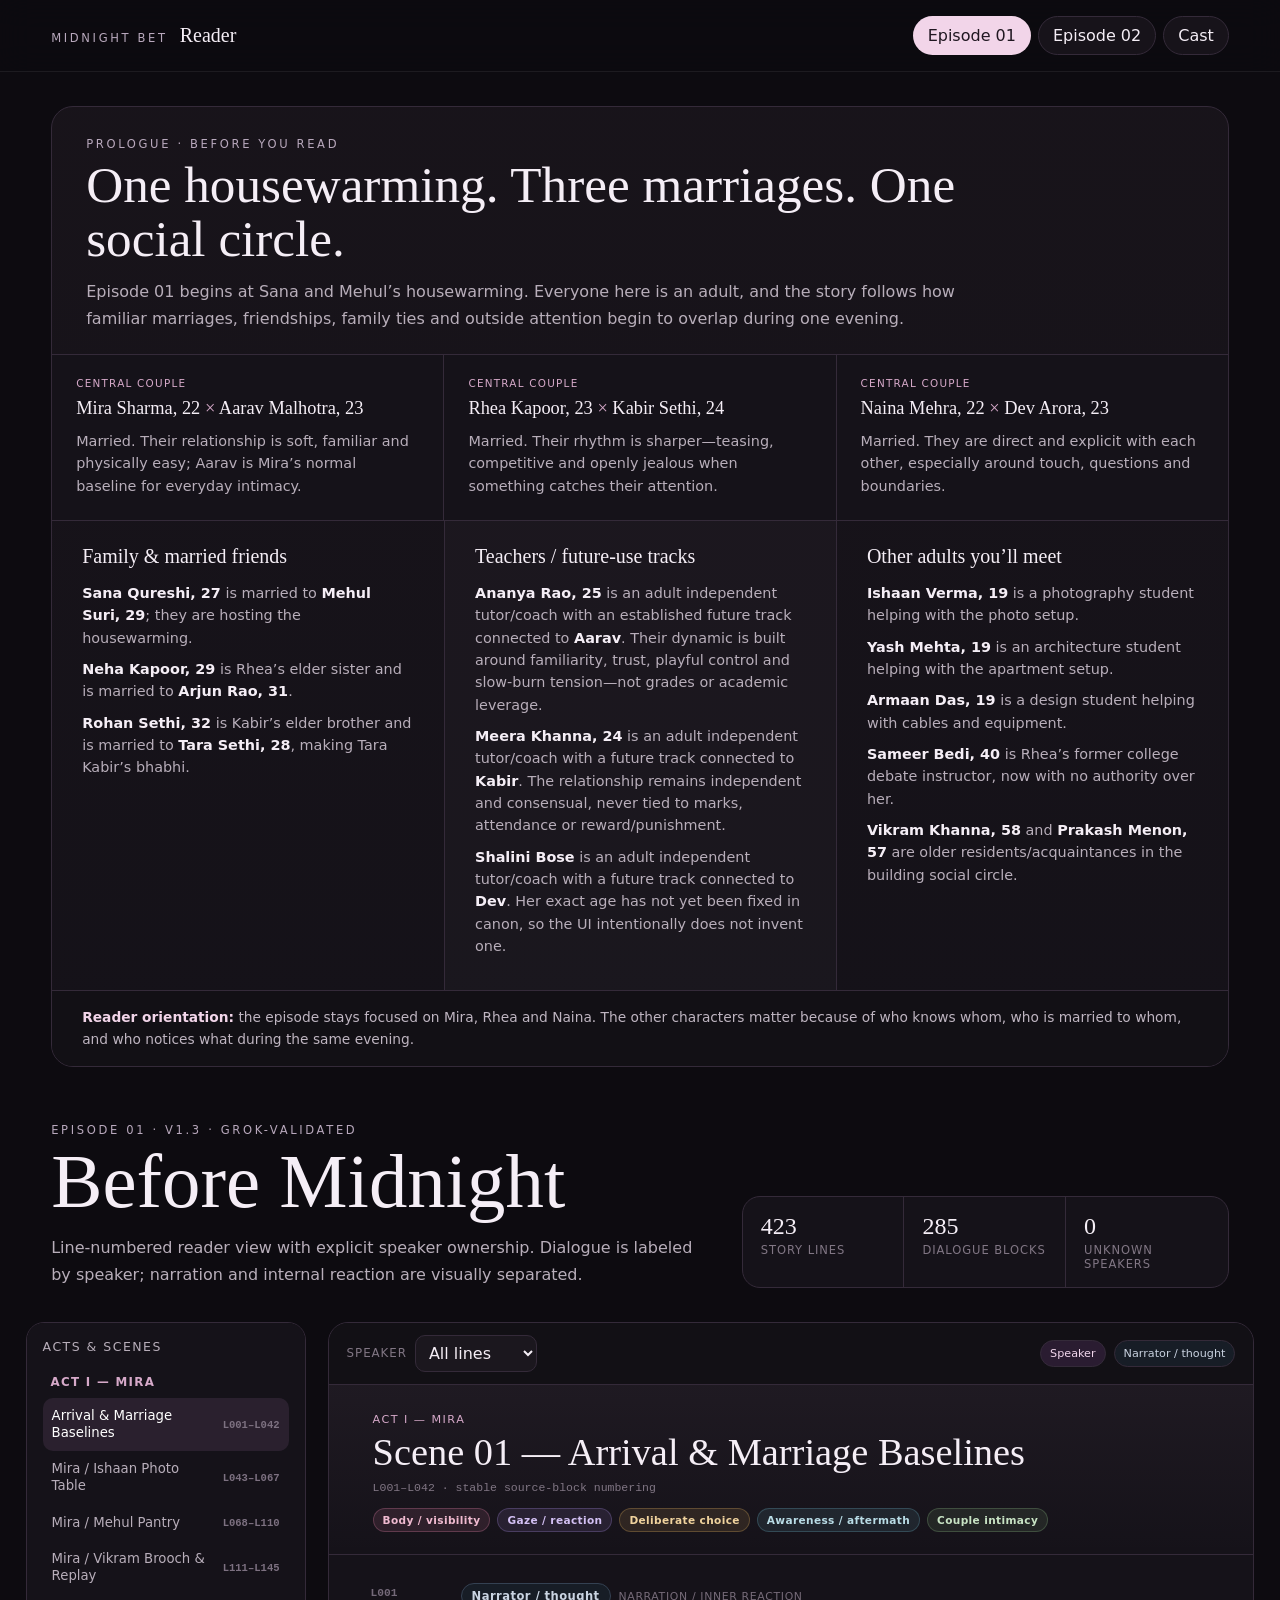
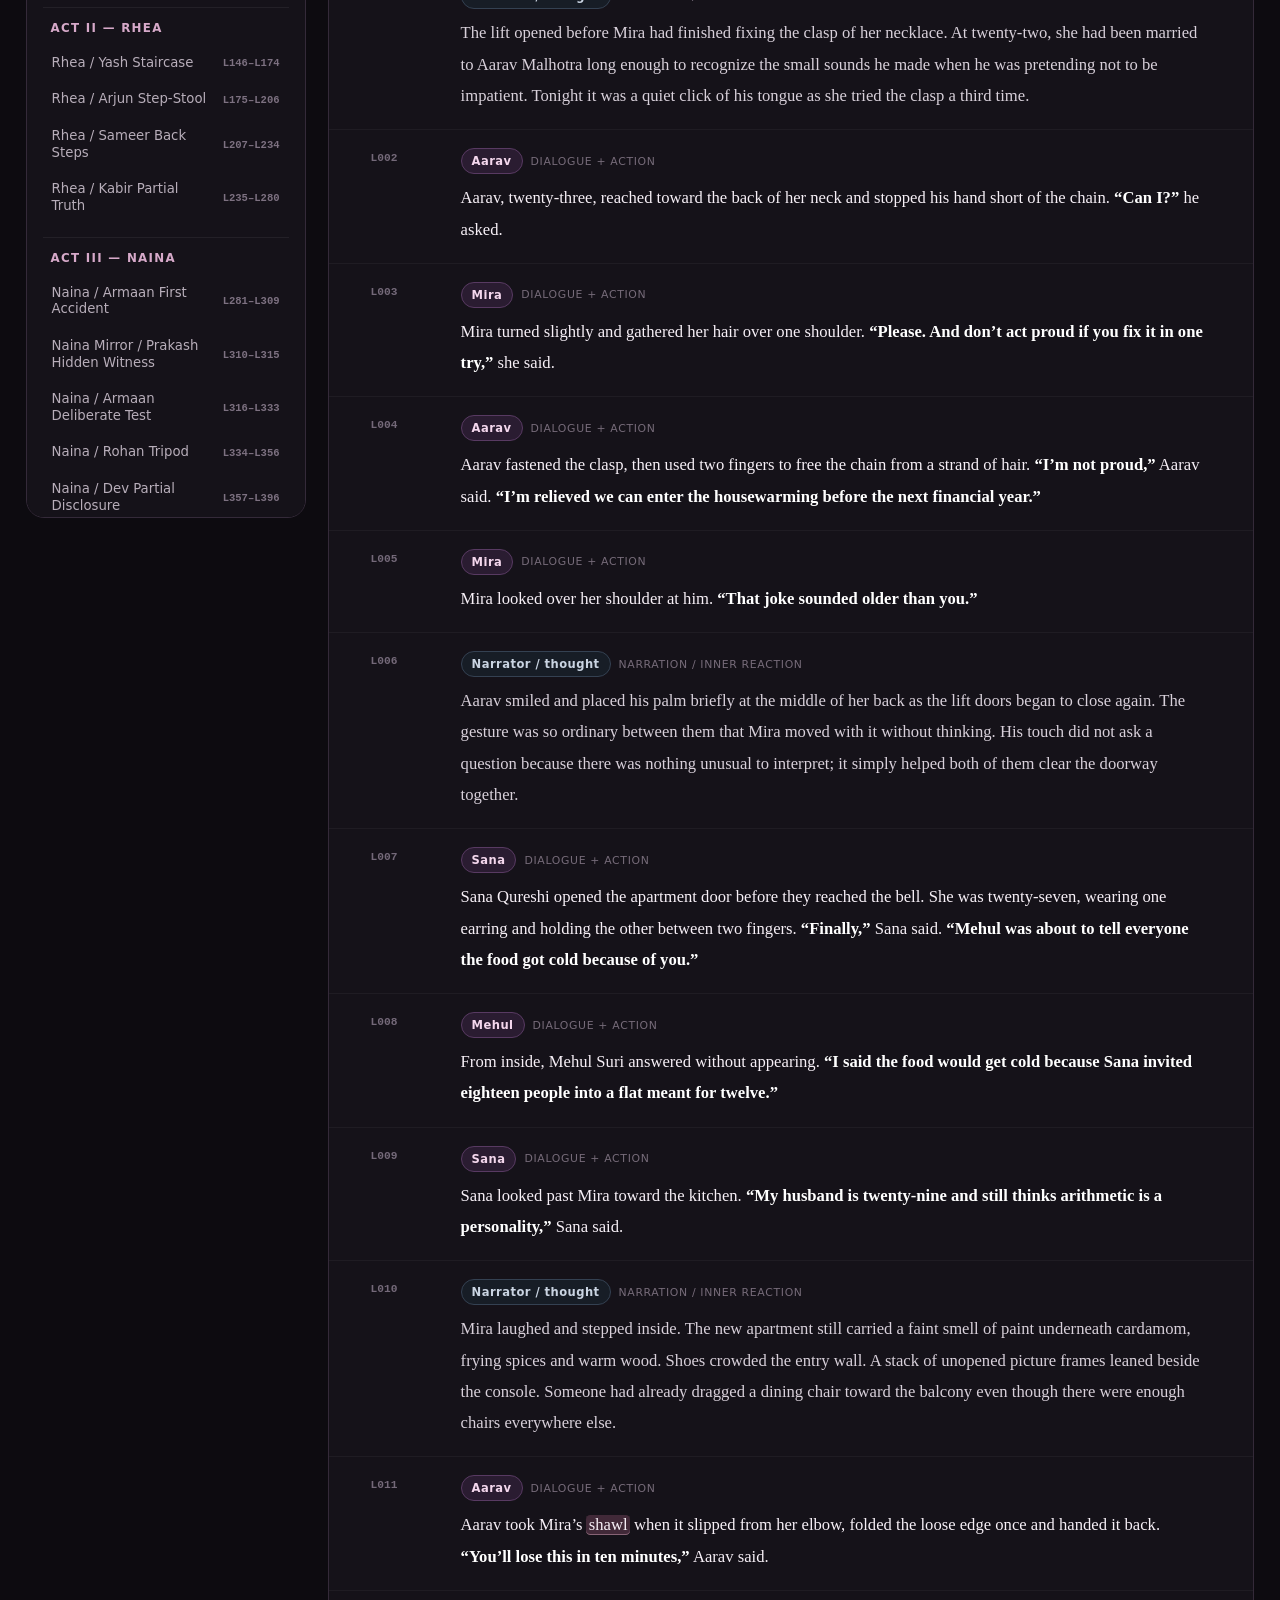
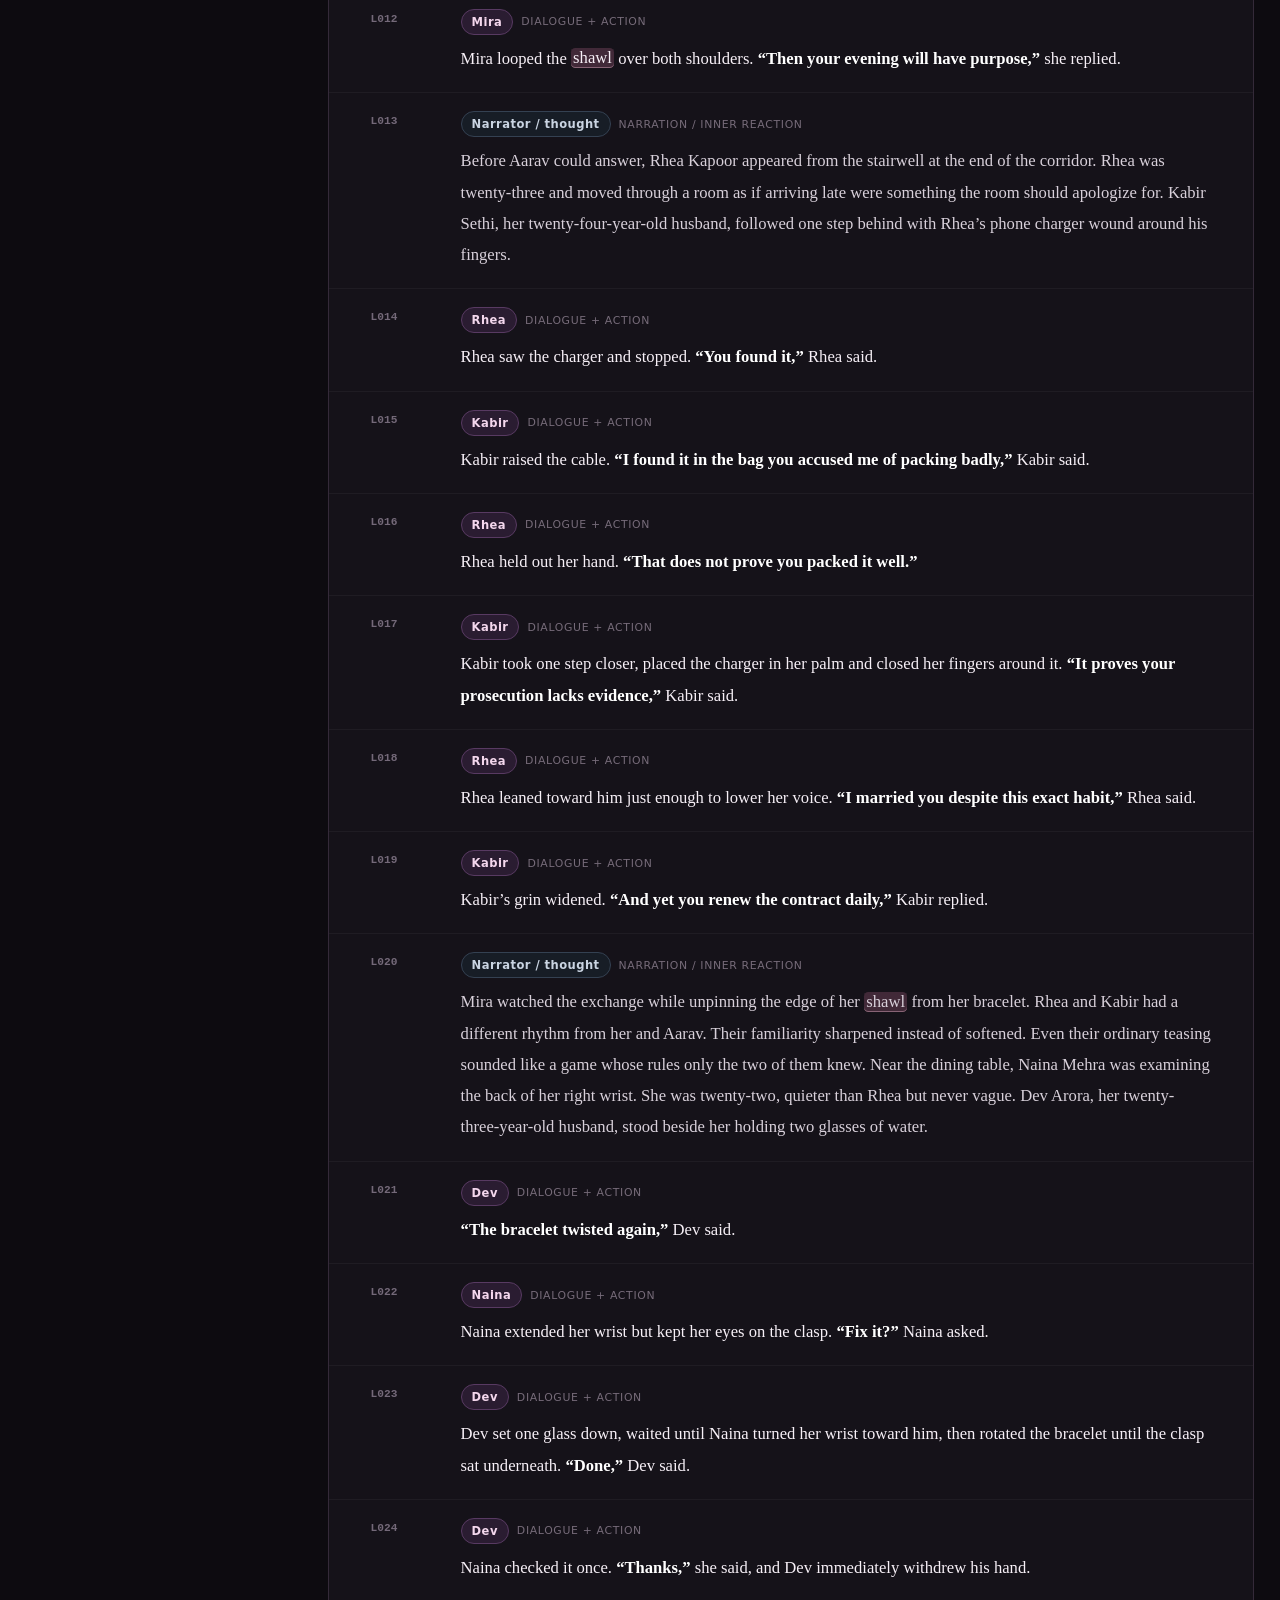
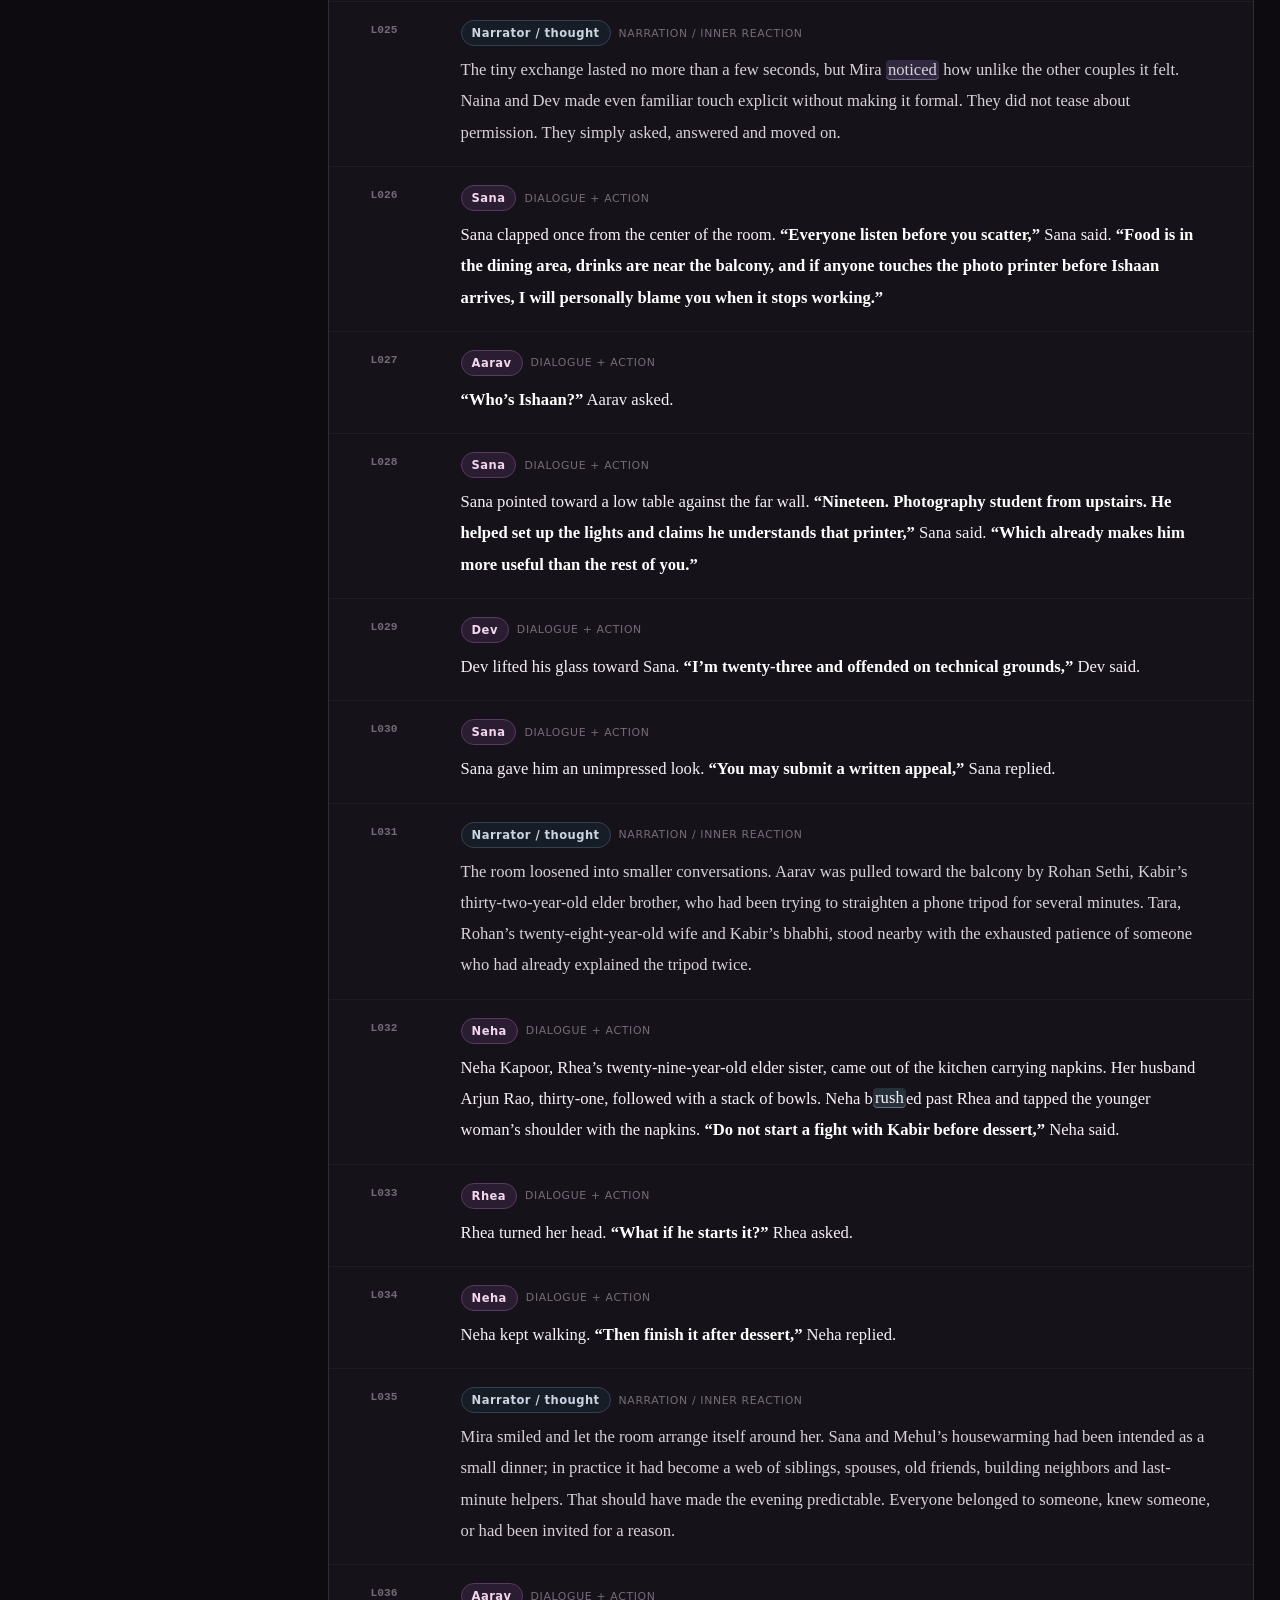
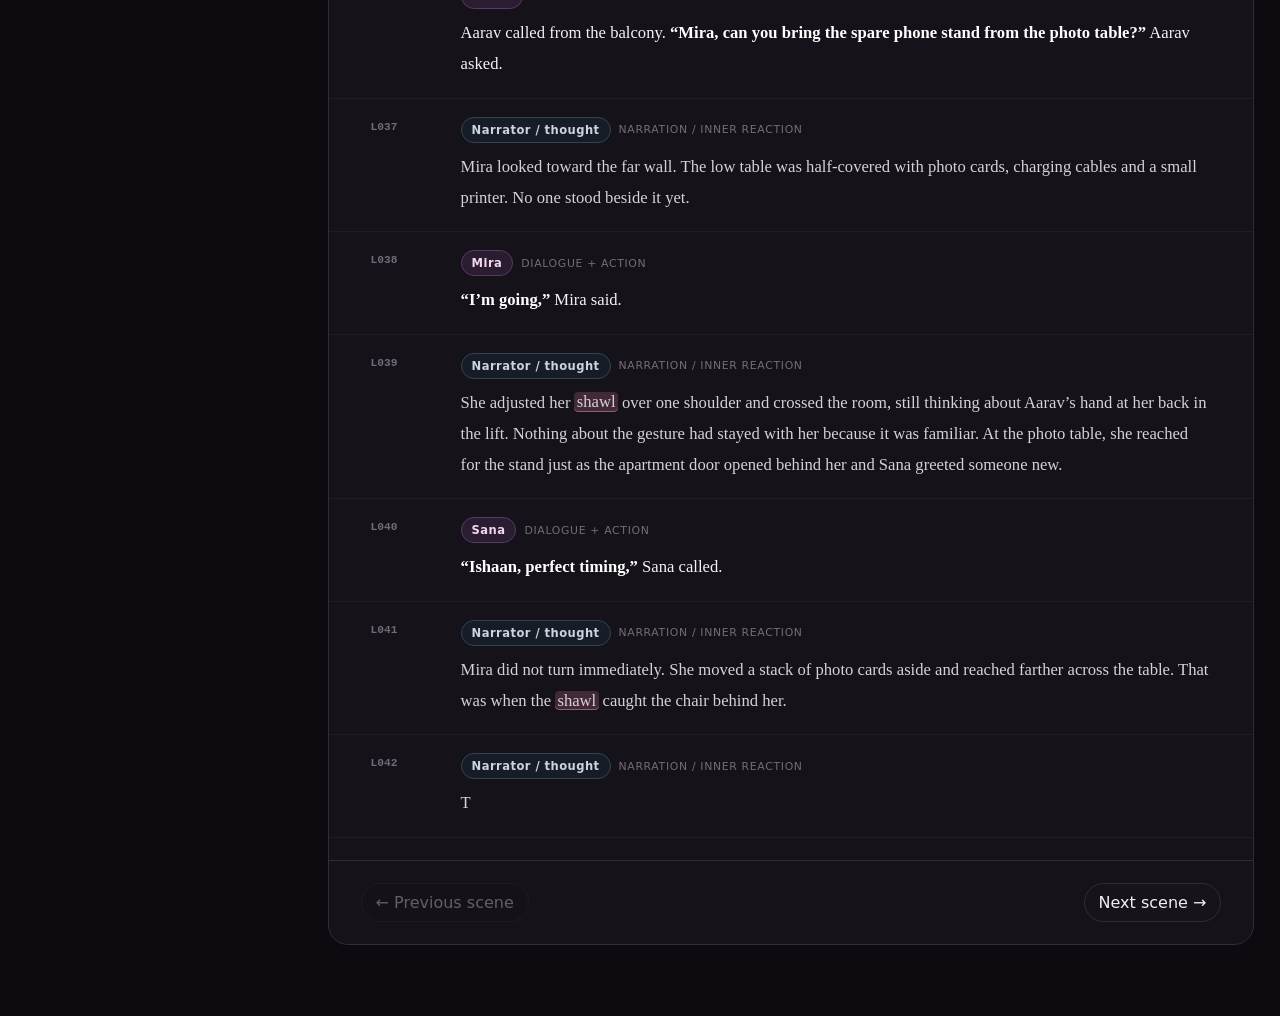
<file: index.html>
<!doctype html>
<html lang="en">
<head>
<meta charset="utf-8">
<meta name="viewport" content="width=device-width,initial-scale=1">
<meta name="theme-color" content="#0d0b10">
<title>Midnight Bet Reader</title>
<link rel="stylesheet" href="styles.css">
</head>
<body>
<div class="app-shell">
  <header class="topbar">
    <div class="brand">
      <div class="kicker">MIDNIGHT BET</div>
      <div class="brand-title">Reader</div>
    </div>
    <nav class="topnav" aria-label="Primary navigation">
      <button class="nav-btn active" data-episode="1">Episode 01</button>
      <button class="nav-btn" data-episode="2">Episode 02</button>
      <button class="nav-btn" data-view="cast">Cast</button>
    </nav>
  </header>

  <main>
    <section id="reader-view" class="view active" aria-labelledby="episode-heading">
      <section class="prologue" id="prologue" aria-labelledby="prologue-heading">
        <div class="prologue-head">
          <div class="eyebrow">PROLOGUE · BEFORE YOU READ</div>
          <h2 id="prologue-heading">One housewarming. Three marriages. One social circle.</h2>
          <p>Episode 01 begins at Sana and Mehul’s housewarming. Everyone here is an adult, and the story follows how familiar marriages, friendships, family ties and outside attention begin to overlap during one evening.</p>
        </div>

        <div class="relationship-grid">
          <article class="relationship-card primary">
            <div class="relationship-label">Central couple</div>
            <h3>Mira Sharma, 22 <span>×</span> Aarav Malhotra, 23</h3>
            <p>Married. Their relationship is soft, familiar and physically easy; Aarav is Mira’s normal baseline for everyday intimacy.</p>
          </article>

          <article class="relationship-card primary">
            <div class="relationship-label">Central couple</div>
            <h3>Rhea Kapoor, 23 <span>×</span> Kabir Sethi, 24</h3>
            <p>Married. Their rhythm is sharper—teasing, competitive and openly jealous when something catches their attention.</p>
          </article>

          <article class="relationship-card primary">
            <div class="relationship-label">Central couple</div>
            <h3>Naina Mehra, 22 <span>×</span> Dev Arora, 23</h3>
            <p>Married. They are direct and explicit with each other, especially around touch, questions and boundaries.</p>
          </article>
        </div>

        <div class="prologue-groups">
          <div class="prologue-group">
            <h3>Family & married friends</h3>
            <p><strong>Sana Qureshi, 27</strong> is married to <strong>Mehul Suri, 29</strong>; they are hosting the housewarming.</p>
            <p><strong>Neha Kapoor, 29</strong> is Rhea’s elder sister and is married to <strong>Arjun Rao, 31</strong>.</p>
            <p><strong>Rohan Sethi, 32</strong> is Kabir’s elder brother and is married to <strong>Tara Sethi, 28</strong>, making Tara Kabir’s bhabhi.</p>
          </div>

          <div class="prologue-group teacher-group">
            <h3>Teachers / future-use tracks</h3>
            <p><strong>Ananya Rao, 25</strong> is an adult independent tutor/coach with an established future track connected to <strong>Aarav</strong>. Their dynamic is built around familiarity, trust, playful control and slow-burn tension—not grades or academic leverage.</p>
            <p><strong>Meera Khanna, 24</strong> is an adult independent tutor/coach with a future track connected to <strong>Kabir</strong>. The relationship remains independent and consensual, never tied to marks, attendance or reward/punishment.</p>
            <p><strong>Shalini Bose</strong> is an adult independent tutor/coach with a future track connected to <strong>Dev</strong>. Her exact age has not yet been fixed in canon, so the UI intentionally does not invent one.</p>
          </div>

          <div class="prologue-group">
            <h3>Other adults you’ll meet</h3>
            <p><strong>Ishaan Verma, 19</strong> is a photography student helping with the photo setup.</p>
            <p><strong>Yash Mehta, 19</strong> is an architecture student helping with the apartment setup.</p>
            <p><strong>Armaan Das, 19</strong> is a design student helping with cables and equipment.</p>
            <p><strong>Sameer Bedi, 40</strong> is Rhea’s former college debate instructor, now with no authority over her.</p>
            <p><strong>Vikram Khanna, 58</strong> and <strong>Prakash Menon, 57</strong> are older residents/acquaintances in the building social circle.</p>
          </div>
        </div>

        <div class="prologue-note">
          <strong>Reader orientation:</strong> the episode stays focused on Mira, Rhea and Naina. The other characters matter because of who knows whom, who is married to whom, and who notices what during the same evening.
        </div>
      </section>

      <div class="episode-hero">
        <div>
          <div class="eyebrow" id="episode-kicker">EPISODE 01 · V1.3 · READER-TEST</div>
          <h1 id="episode-heading">Before Midnight</h1>
          <p class="hero-copy" id="hero-copy">Line-numbered reader view with explicit speaker ownership. Dialogue is labeled by speaker; narration and internal reaction are visually separated.</p>
        </div>
        <div class="audit-card">
          <div><strong id="total-lines">—</strong><span>story lines</span></div>
          <div><strong id="dialogue-count">—</strong><span>dialogue blocks</span></div>
          <div><strong id="unknown-count">—</strong><span>unknown speakers</span></div>
        </div>
      </div>

      <div class="reader-layout">
        <aside class="scene-sidebar">
          <div class="sidebar-head">
            <div class="sidebar-title">Acts & scenes</div>
            <button id="sidebar-close" class="icon-btn mobile-only" aria-label="Close scene menu">×</button>
          </div>
          <div id="scene-nav"></div>
        </aside>

        <section class="reader-panel">
          <div class="reader-toolbar">
            <button id="scene-menu" class="toolbar-btn mobile-only">Scenes</button>
            <div class="toolbar-group">
              <label for="speaker-filter">Speaker</label>
              <select id="speaker-filter">
                <option value="all">All lines</option>
              </select>
            </div>
            <div class="toolbar-legend" aria-label="Legend">
              <span class="legend speaker-legend">Speaker</span>
              <span class="legend narrator-legend">Narrator / thought</span>
            </div>
          </div>

          <header class="scene-header">
            <div class="scene-act" id="current-act"></div>
            <h2 id="current-scene"></h2>
            <div class="scene-range" id="scene-range"></div>
            <div class="beat-legend" aria-label="Story highlight legend">
              <span class="beat-key visibility-key">Body / visibility</span>
              <span class="beat-key gaze-key">Gaze / reaction</span>
              <span class="beat-key choice-key">Deliberate choice</span>
              <span class="beat-key awareness-key">Awareness / aftermath</span>
              <span class="beat-key couple-key">Couple intimacy</span>
            </div>
          </header>

          <div id="story-lines" class="story-lines" aria-live="polite"></div>

          <div class="scene-footer">
            <button id="prev-scene" class="scene-step">← Previous scene</button>
            <button id="next-scene" class="scene-step">Next scene →</button>
          </div>
        </section>
      </div>
    </section>

    <section id="cast-view" class="view" aria-labelledby="cast-heading">
      <header class="cast-header">
        <div class="eyebrow">MIDNIGHT BET</div>
        <h1 id="cast-heading">Character Cast</h1>
        <p>Clean-slate cast gallery retained from the existing site.</p>
      </header>
      <section class="grid">
        <article class="card"><img src="assets/characters/MIRA.jpg" alt="Mira"><div class="name">Mira</div></article>
        <article class="card"><img src="assets/characters/RHEA.jpg" alt="Rhea"><div class="name">Rhea</div></article>
        <article class="card"><img src="assets/characters/NAINA.jpg" alt="Naina"><div class="name">Naina</div></article>
        <article class="card"><img src="assets/characters/ANANYA.jpg" alt="Ananya"><div class="name">Ananya</div></article>
        <article class="card"><img src="assets/characters/SHALINI.jpg" alt="Shalini"><div class="name">Shalini</div></article>
        <article class="card"><img src="assets/characters/TARA.jpg" alt="Tara"><div class="name">Tara</div></article>
        <article class="card"><img src="assets/characters/NEHA.jpg" alt="Neha"><div class="name">Neha</div></article>
        <article class="card"><img src="assets/characters/SANA.jpg" alt="Sana"><div class="name">Sana</div></article>
        <article class="card"><img src="assets/characters/MEERA_KHANA.png" alt="Meera Khana"><div class="name">Meera Khana</div></article>
      </section>
    </section>
  </main>
</div>
<script src="app.js" defer></script>
</body>
</html>
</file>
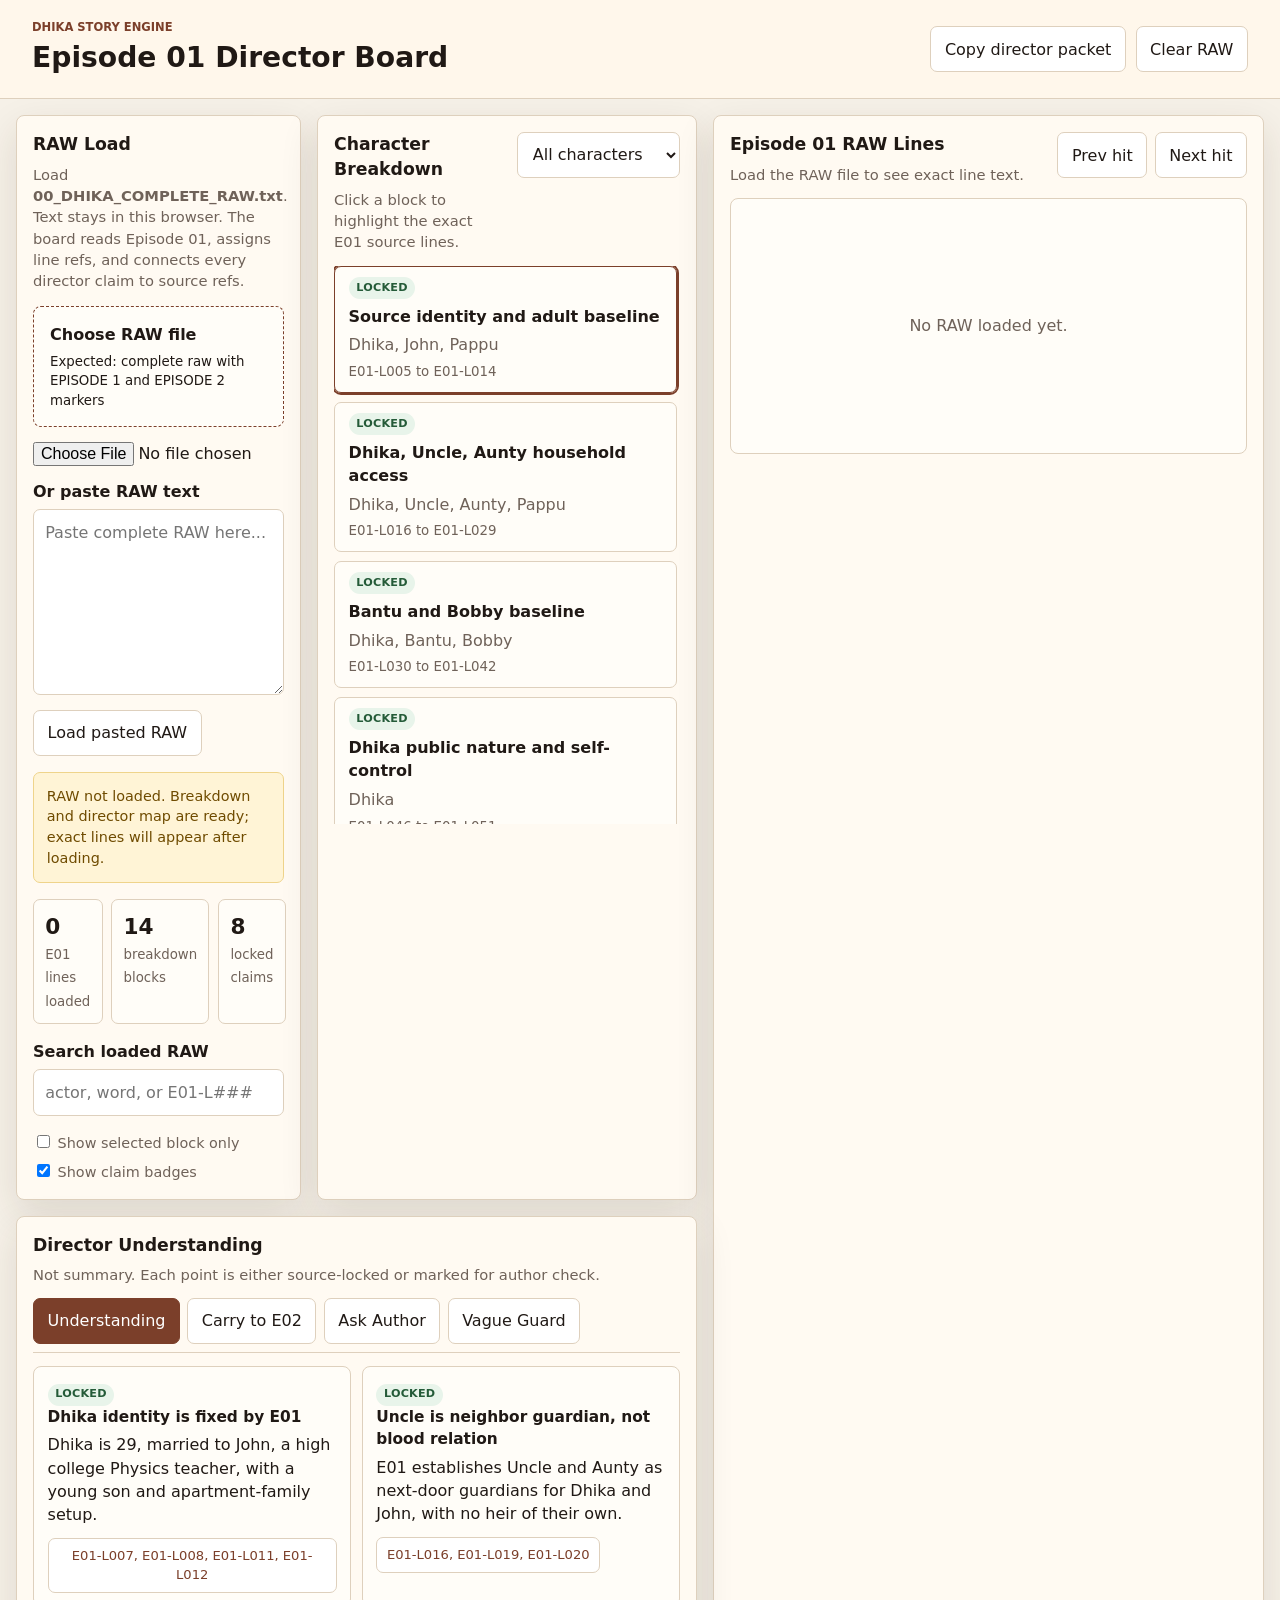
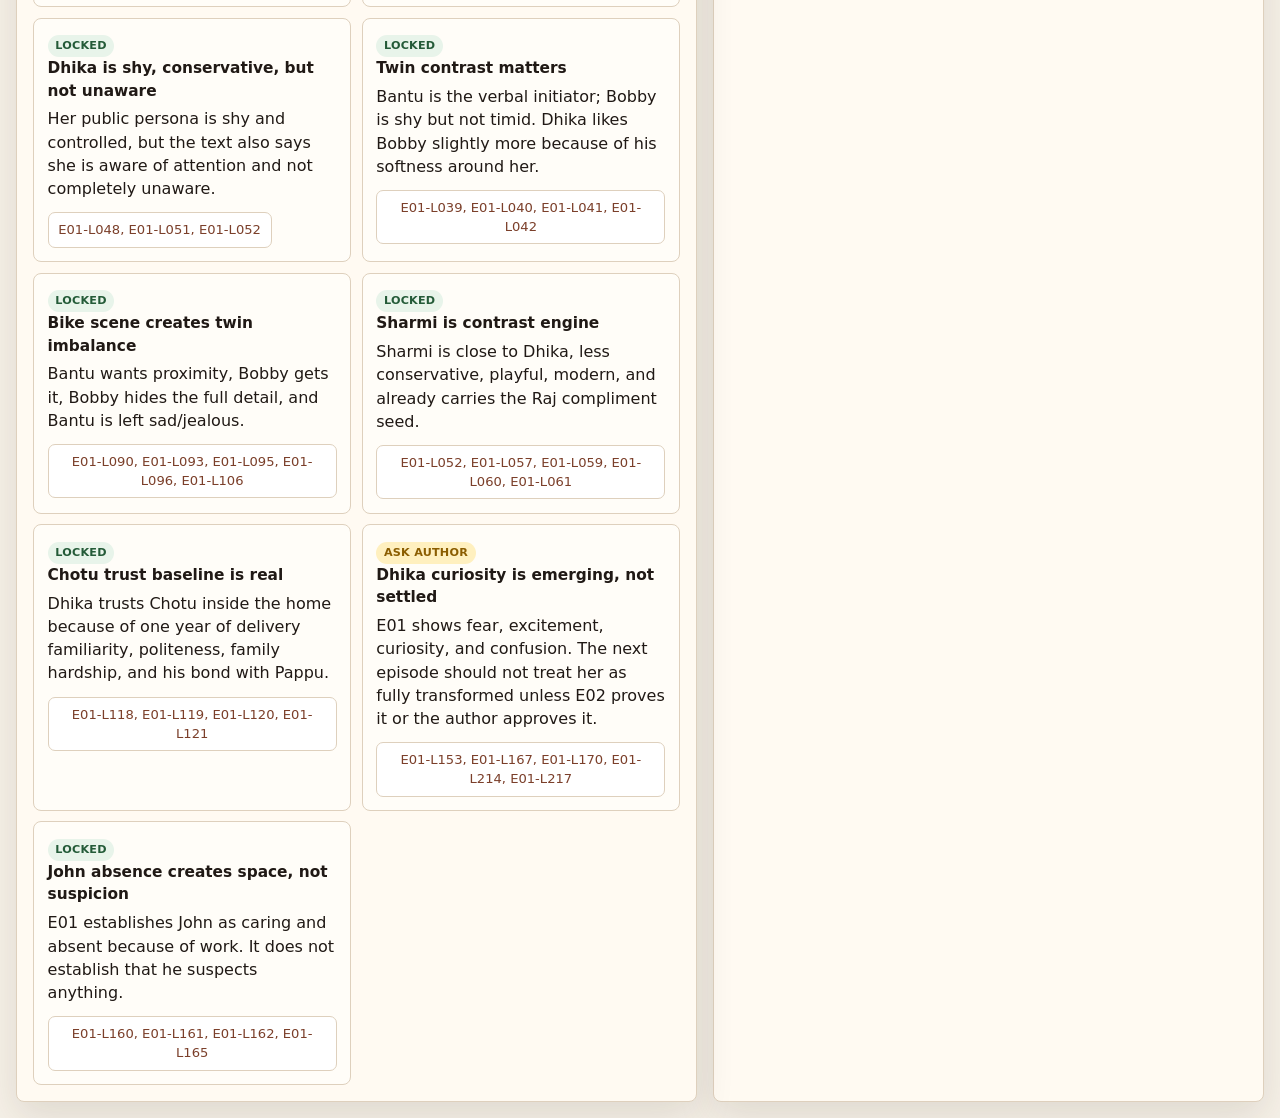
<file: dhika-episode1-director/index.html>
<!doctype html>
<html lang="en">
  <head>
    <meta charset="utf-8" />
    <meta name="viewport" content="width=device-width, initial-scale=1" />
    <title>Dhika E01 Director Board</title>
    <link rel="stylesheet" href="./styles.css" />
  </head>
  <body>
    <header class="topbar">
      <div>
        <p class="eyebrow">Dhika Story Engine</p>
        <h1>Episode 01 Director Board</h1>
      </div>
      <div class="top-actions">
        <button id="copyPacketBtn" type="button">Copy director packet</button>
        <button id="clearBtn" type="button">Clear RAW</button>
      </div>
    </header>

    <main class="shell">
      <section class="panel controls" aria-labelledby="load-title">
        <h2 id="load-title">RAW Load</h2>
        <p class="muted">
          Load <strong>00_DHIKA_COMPLETE_RAW.txt</strong>. Text stays in this browser.
          The board reads Episode 01, assigns line refs, and connects every director claim to source refs.
        </p>

        <label class="file-drop" for="rawFileInput">
          <span>Choose RAW file</span>
          <small>Expected: complete raw with EPISODE 1 and EPISODE 2 markers</small>
        </label>
        <input id="rawFileInput" type="file" accept=".txt,text/plain" />

        <label class="text-load">
          <span>Or paste RAW text</span>
          <textarea id="rawPaste" rows="7" placeholder="Paste complete RAW here..."></textarea>
        </label>
        <button id="loadPasteBtn" type="button">Load pasted RAW</button>

        <div id="loadStatus" class="status warn">
          RAW not loaded. Breakdown and director map are ready; exact lines will appear after loading.
        </div>

        <div class="metric-grid" aria-label="Episode metrics">
          <div>
            <span id="lineCount">0</span>
            <small>E01 lines loaded</small>
          </div>
          <div>
            <span id="blockCount">0</span>
            <small>breakdown blocks</small>
          </div>
          <div>
            <span id="lockedCount">0</span>
            <small>locked claims</small>
          </div>
        </div>

        <label class="text-load compact">
          <span>Search loaded RAW</span>
          <input id="searchInput" type="search" placeholder="actor, word, or E01-L###" />
        </label>

        <div class="switch-row">
          <label><input id="showOnlySelected" type="checkbox" /> Show selected block only</label>
          <label><input id="showClaims" type="checkbox" checked /> Show claim badges</label>
        </div>
      </section>

      <section class="panel map-panel" aria-labelledby="map-title">
        <div class="section-head">
          <div>
            <h2 id="map-title">Character Breakdown</h2>
            <p class="muted">Click a block to highlight the exact E01 source lines.</p>
          </div>
          <select id="relationFilter" aria-label="Filter relationship">
            <option value="all">All characters</option>
          </select>
        </div>
        <div id="blockList" class="block-list"></div>
      </section>

      <section class="panel reader" aria-labelledby="reader-title">
        <div class="section-head">
          <div>
            <h2 id="reader-title">Episode 01 RAW Lines</h2>
            <p id="readerHint" class="muted">Load the RAW file to see exact line text.</p>
          </div>
          <div class="reader-actions">
            <button id="prevHitBtn" type="button">Prev hit</button>
            <button id="nextHitBtn" type="button">Next hit</button>
          </div>
        </div>
        <div id="rawLines" class="raw-lines empty-state">
          No RAW loaded yet.
        </div>
      </section>

      <section class="panel director" aria-labelledby="director-title">
        <div class="section-head">
          <div>
            <h2 id="director-title">Director Understanding</h2>
            <p class="muted">Not summary. Each point is either source-locked or marked for author check.</p>
          </div>
        </div>

        <div class="tabs" role="tablist">
          <button class="tab active" data-tab="claims" type="button">Understanding</button>
          <button class="tab" data-tab="carry" type="button">Carry to E02</button>
          <button class="tab" data-tab="questions" type="button">Ask Author</button>
          <button class="tab" data-tab="guard" type="button">Vague Guard</button>
        </div>

        <div id="claimsTab" class="tab-page active"></div>
        <div id="carryTab" class="tab-page"></div>
        <div id="questionsTab" class="tab-page"></div>
        <div id="guardTab" class="tab-page"></div>
      </section>
    </main>

    <script src="./episode1-map.js"></script>
    <script src="./app.js"></script>
  </body>
</html>
</file>
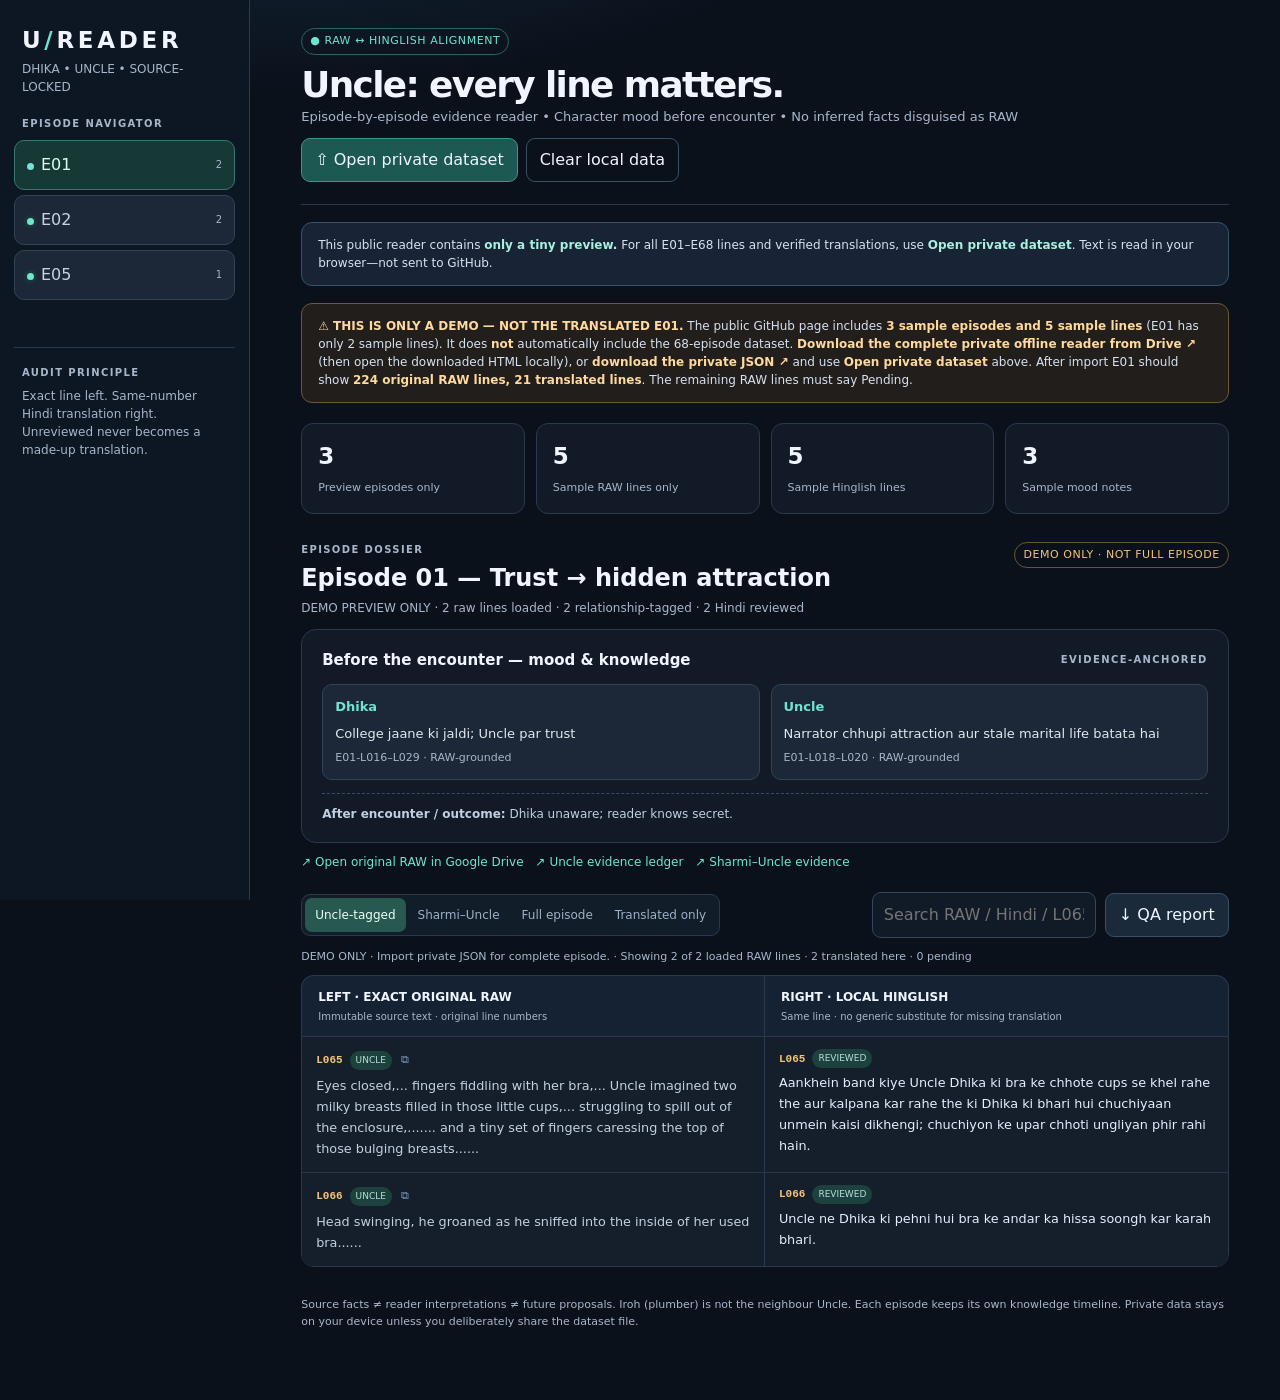
<file: uncle-reader/index.html>
<!doctype html>
<html lang="en"><head><meta charset="UTF-8"/><meta name="viewport" content="width=device-width,initial-scale=1.0"/>
<meta name="robots" content="noindex,nofollow"/><title>UNCLE / RAW ↔ HINGLISH | Source-Locked Reader</title>
<style>
:root{color-scheme:dark;--bg:#0b111b;--shell:#121a28;--panel:#171f2e;--line:#2b384e;--hi:#f1f5ff;--muted:#a7b6ca;--teal:#6fe4d0;--gold:#f3c477;--violet:#c2afff;--red:#f5a2a2;--rawbg:#151f2c;--hindibg:#151e2b;font-family:Inter,system-ui,-apple-system,Segoe UI,sans-serif}
*{box-sizing:border-box}body{margin:0;background:radial-gradient(900px 400px at 20% -15%,#153045 0,transparent 75%),var(--bg);color:var(--hi);line-height:1.5}button,input,select{font:inherit}a{color:var(--teal);text-decoration:none}a:hover{text-decoration:underline}.app{display:grid;grid-template-columns:250px minmax(0,1fr);min-height:100vh}.side{border-right:1px solid var(--line);background:#0d1623;position:sticky;top:0;height:100vh;overflow:auto;padding:23px 14px}.logo{font-weight:900;letter-spacing:.16em;font-size:23px;margin-left:8px}.smallcap{font-size:10px;text-transform:uppercase;letter-spacing:.14em;color:var(--muted);font-weight:750}.side .desc{color:var(--muted);font-size:12px;margin:2px 8px 20px}.side hr{border:0;border-top:1px solid var(--line);margin:17px 0}.episodeNav{display:grid;gap:5px;padding-bottom:30px}.epbtn{border:1px solid transparent;color:#c6d3e5;padding:9px 11px;border-radius:9px;display:flex;align-items:center;gap:8px;justify-content:space-between;cursor:pointer;text-align:left;background:none}.epbtn .count{font-size:10px;color:var(--muted)}.epbtn:hover{background:#1b293a}.epbtn.active{border-color:#377872;background:#173936;color:#d6fff6}.epbtn .dot{width:7px;height:7px;background:#31465a;border-radius:50%}.epbtn.has .dot{background:var(--teal)}.epbtn.mood .dot{box-shadow:0 0 0 3px #1a3538}.main{min-width:0;padding:27px clamp(18px,4vw,54px) 70px;max-width:1750px;width:100%;margin:auto}.mast{display:flex;justify-content:space-between;align-items:center;gap:12px;flex-wrap:wrap;border-bottom:1px solid var(--line);padding-bottom:22px}.badge{display:inline-flex;align-items:center;gap:5px;font-size:11px;letter-spacing:.05em;color:var(--teal);border:1px solid #2c635e;padding:4px 8px;border-radius:20px}.badge.warn{color:var(--gold);border-color:#68572e}.mast h1{font-size:clamp(23px,2.8vw,40px);letter-spacing:-.045em;margin:10px 0 2px;line-height:1.12}.subtitle{font-size:13px;color:var(--muted);margin:0}.top-actions{display:flex;gap:8px;flex-wrap:wrap}.btn{background:#1a2a3b;border:1px solid #385067;color:#f0f5ff;padding:9px 13px;border-radius:9px;cursor:pointer;display:inline-flex;align-items:center;justify-content:center;gap:8px}.btn:hover{background:#213c4c}.btn.primary{background:#1d5953;border-color:#3c9586}.btn.silent{background:transparent}.upload{cursor:pointer}.upload input{display:none}.stats{display:grid;grid-template-columns:repeat(4,minmax(0,1fr));gap:11px;margin:20px 0}.stat{padding:15px 16px;border:1px solid var(--line);border-radius:12px;background:var(--shell)}.stat strong{display:block;font-size:23px;letter-spacing:-.02em}.stat span{color:var(--muted);font-size:11px}.info{background:#182436;border:1px solid #34526d;border-radius:11px;padding:13px 16px;margin:17px 0;color:#d7e2f0;font-size:12px}.info b{color:#a7f1df}.info.warn{border-color:#6e5635;background:#211e1c}.info.warn b{color:#ffd99d}.scene-heading{display:flex;gap:12px;align-items:start;justify-content:space-between;flex-wrap:wrap;margin:28px 0 12px}.scene-heading h2{font-size:24px;margin:3px 0 3px}.scene-heading p{margin:0;color:var(--muted);font-size:12px}.moodcard{border:1px solid var(--line);background:var(--shell);border-radius:15px;padding:19px 20px}.mood-top{display:flex;justify-content:space-between;align-items:center;margin-bottom:13px}.mood-top strong{font-size:15px}.moods{display:grid;grid-template-columns:repeat(auto-fit,minmax(230px,1fr));gap:11px}.mood{border:1px solid #314354;background:#1c2837;border-radius:10px;padding:12px}.mood .person{font-weight:700;color:var(--teal);font-size:13px}.mood .mtext{margin:7px 0;color:#e1e8f1;font-size:13px}.mood .evidence{font-size:11px;color:var(--muted)}.after{border-top:1px dashed #344b60;margin-top:13px;padding-top:11px;font-size:12px;color:#bfd0e1}.toolbar{display:flex;flex-wrap:wrap;align-items:center;gap:9px;margin:21px 0 11px}.field{background:#111a27;border:1px solid #35465d;border-radius:9px;padding:10px 11px;color:var(--hi);max-width:330px;min-width:160px}.toolbar .spacer{flex:1}.switches{display:flex;align-items:center;background:#121d2a;border:1px solid var(--line);border-radius:9px;padding:3px;gap:2px;flex-wrap:wrap}.switches button{border:none;color:#9cb0c7;padding:8px 10px;background:transparent;border-radius:7px;cursor:pointer;font-size:12px}.switches button.selected{color:#eafff8;background:#275950}.countlabel{font-size:11px;color:var(--muted)}.pairhead{display:grid;grid-template-columns:1fr 1fr;border:1px solid var(--line);border-bottom:none;background:#142234;border-radius:13px 13px 0 0;overflow:hidden}.pairhead div{padding:12px 16px;font-size:12px;font-weight:750}.pairhead div:first-child{border-right:1px solid var(--line)}.pairhead small{display:block;color:var(--muted);font-weight:400;margin-top:3px}.linelist{border:1px solid var(--line);border-radius:0 0 13px 13px;overflow:hidden}.linepair{display:grid;grid-template-columns:1fr 1fr;background:var(--shell);border-bottom:1px solid #2a3546}.linepair:last-child{border-bottom:none}.rawcell,.hicell{min-width:0;padding:12px 14px;white-space:pre-wrap;overflow-wrap:anywhere;font-size:12.8px;line-height:1.64}.rawcell{border-right:1px solid var(--line);background:var(--rawbg)}.hicell{background:var(--hindibg)}.linehead{display:flex;align-items:center;gap:7px;margin-bottom:5px}.lnum{font:700 11px ui-monospace,Consolas,monospace;color:var(--gold)}.kind{font-size:9px;text-transform:uppercase;padding:2px 6px;border-radius:20px;color:#b5e1d9;background:#1d413d}.kind.sharmi{color:#ddd0ff;background:#372b53}.pending{color:#e4b678;font-size:11px}.translation{color:#e7edff}.rawtxt{color:#c5d0df}.copy{border:0;background:transparent;color:#819ab4;cursor:pointer;font-size:11px;padding:2px}.copy:hover{color:white}.linepair.highlight{box-shadow:inset 3px 0 #e5b75b}.hide{display:none!important}.blank{padding:32px;color:#a8bdd2;text-align:center;border:1px dashed #46536b;border-radius:12px}.footer{font-size:11px;color:var(--muted);padding-top:30px}.mobileMenu{display:none}.statusline{font-size:11px;color:var(--muted)}.linkline{display:flex;flex-wrap:wrap;gap:12px;margin:10px 0 15px;font-size:12px}.hint{color:var(--gold)}
@media(max-width:900px){.app{grid-template-columns:1fr}.side{position:static;height:auto;border-right:0;border-bottom:1px solid var(--line);padding:13px 15px}.side .logo{font-size:17px}.side .desc{margin-bottom:9px}.episodeNav{display:flex;overflow:auto;padding:5px 0;gap:6px}.epbtn{min-width:78px}.side hr,.side .smallcap.navcap{display:none}.main{padding:20px 14px 55px}.stats{grid-template-columns:repeat(2,minmax(0,1fr))}.pairhead div,.rawcell,.hicell{padding:9px}.rawcell,.hicell{font-size:11px;line-height:1.55}.moodcard{padding:13px}.scene-heading h2{font-size:20px}}
</style></head><body>
<div class="app"><aside class="side"><div class="logo">U<span style="color:var(--teal)">/</span>READER</div><div class="desc">DHIKA • UNCLE • SOURCE-LOCKED</div><div class="smallcap navcap" style="margin:0 8px 9px">Episode navigator</div><div class="episodeNav" id="episodes"></div><hr/><div class="smallcap" style="padding:0 8px">Audit principle</div><p class="desc" style="margin-top:7px">Exact line left. Same-number Hindi translation right. Unreviewed never becomes a made-up translation.</p></aside>
<main class="main"><div class="mast"><div><div class="badge">● RAW ↔ HINGLISH ALIGNMENT</div><h1>Uncle: every line matters.</h1><p class="subtitle">Episode-by-episode evidence reader • Character mood before encounter • No inferred facts disguised as RAW</p></div><div class="top-actions"><label class="btn primary upload">⇧ Open private dataset<input id="fileInput" type="file" accept=".json,application/json"/></label><button class="btn silent" id="clearStorage" title="Remove locally saved private dataset">Clear local data</button></div></div>
<div class="info" id="privacy">The public site does <b>not</b> host the third-party story's entire RAW text. Load your <b>private JSON</b> here. It is processed in your browser and not uploaded to GitHub. You can keep it on this device for the next visit.</div>
<div class="info warn" id="preview-warning" role="status"><b>⚠ THIS IS ONLY A DEMO — NOT THE TRANSLATED E01.</b> The public GitHub page includes <b>3 sample episodes and 5 sample lines</b> (E01 has only 2 sample lines). It does <b>not</b> automatically include the 68-episode dataset. <a href="https://drive.google.com/file/d/1c8TgGEqSwhABAy-13WWC3psV5o9pH9XQ/view" target="_blank" rel="noopener"><b>Download the complete private offline reader from Drive ↗</b></a> (then open the downloaded HTML locally), or <a href="https://drive.google.com/file/d/18MvgS6UOZnsg9WEV9q_dAlU5onLwyDd9/view" target="_blank" rel="noopener"><b>download the private JSON ↗</b></a> and use <b>Open private dataset</b> above. After import E01 should show <b>224 original RAW lines, 21 translated lines</b>. The remaining RAW lines must say Pending.</div>
<div class="stats"><div class="stat"><strong id="statEpisodes">—</strong><span>Episodes in dataset</span></div><div class="stat"><strong id="statRaw">—</strong><span>Raw lines present</span></div><div class="stat"><strong id="statTranslated">—</strong><span>Hindi lines reviewed</span></div><div class="stat"><strong id="statMoods">—</strong><span>Mood files verified</span></div></div>
<div class="scene-heading"><div><div class="smallcap">Episode dossier</div><h2 id="episodeTitle">Episode 01</h2><p id="episodeDesc">Source and character-state index</p></div><div class="badge warn" id="episodeQuality">Translation status</div></div>
<section class="moodcard"><div class="mood-top"><strong>Before the encounter — mood & knowledge</strong><span class="smallcap" id="moodStatus">RAW EVIDENCE</span></div><div class="moods" id="moods"></div><div class="after" id="after"></div></section>
<div class="linkline"><a id="sourceLink" href="#" target="_blank" rel="noopener">↗ Open original RAW in Google Drive</a><a id="sourceLedger" href="https://docs.google.com/document/d/1p7QoFspVwsP1_d9XM3eUy7REO-yRZcHAyhb2MXGnEZs/edit" target="_blank" rel="noopener">↗ Uncle evidence ledger</a><a href="https://docs.google.com/document/d/1-4lLb7lNUYiCR3udRnlF4NRKbX6PdRCBt5_Y_4iDEB0/edit" target="_blank" rel="noopener">↗ Sharmi–Uncle evidence</a></div>
<div class="toolbar"><div class="switches" id="mode"><button data-mode="tagged" class="selected">Uncle-tagged</button><button data-mode="sharmi">Sharmi–Uncle</button><button data-mode="all">Full episode</button><button data-mode="reviewed">Translated only</button></div><div class="spacer"></div><input class="field" id="search" placeholder="Search RAW / Hindi / L065…" aria-label="Search lines"/><button class="btn" id="exportReport">↓ QA report</button></div>
<div class="countlabel" id="rowCount" style="padding-bottom:10px"></div><div class="pairhead"><div>LEFT · EXACT ORIGINAL RAW<small>Immutable source text · original line numbers</small></div><div>RIGHT · LOCAL HINGLISH<small>Same line · no generic substitute for missing translation</small></div></div><div class="linelist" id="lines"></div>
<div class="footer">Source facts ≠ reader interpretations ≠ future proposals. Iroh (plumber) is not the neighbour Uncle. Each episode keeps its own knowledge timeline. Private data stays on your device unless you deliberately share the dataset file.</div>
</main></div>
<script id="dataset" type="application/json">null</script>
<script>
(()=>{'use strict';
const DEMO={schema:'dhika.uncle-reader.v1',metrics:{episodes:3,displayedRawLines:5,translated:5,moodEpisodes:3,sourceMismatches:0},episodeMap:[
{ep:1,title:'Trust → hidden attraction',source:'https://drive.google.com/file/d/1c6WAjo08O5bSavLzZWMBLV0EkvQ7dnS_/view',moodStatus:'verified',mood:[{who:'Dhika',state:'College jaane ki jaldi; Uncle par trust',evidence:'E01-L016–L029',kind:'RAW-grounded'},{who:'Uncle',state:'Narrator chhupi attraction aur stale marital life batata hai',evidence:'E01-L018–L020',kind:'RAW-grounded'}],after:'Dhika unaware; reader knows secret.',rows:[{n:65,raw:'Eyes closed,... fingers fiddling with her bra,... Uncle imagined two milky breasts filled in those little cups,... struggling to spill out of the enclosure,....... and a tiny set of fingers caressing the top of those bulging breasts......',hi:'Aankhein band kiye Uncle Dhika ki bra ke chhote cups se khel rahe the aur kalpana kar rahe the ki Dhika ki bhari hui chuchiyaan unmein kaisi dikhengi; chuchiyon ke upar chhoti ungliyan phir rahi hain.',tracks:['dhika']},{n:66,raw:'Head swinging, he groaned as he sniffed into the inside of her used bra......',hi:'Uncle ne Dhika ki pehni hui bra ke andar ka hissa soongh kar karah bhari.',tracks:['dhika']}]},
{ep:2,title:'Unaware → discovery → mixed excitement',source:'https://drive.google.com/file/d/1H7U3PnrCmxQf5bBJwnJqYpdMrEVaxsYX/view',moodStatus:'verified',mood:[{who:'Dhika',state:'Lunch ke liye tayyaar, apne outfit ko lekar hesitant',evidence:'E02-L034–L044',kind:'RAW-grounded'},{who:'Uncle',state:'Dhika ke outfit ko notice karte hain',evidence:'E02-L046–L052',kind:'RAW-grounded'}],after:'Dhika ko gussa nahin aaya; scene ko yaad karte hue excitement hui (E02-L63–L67).',rows:[{n:63,raw:'But strange to herself, she did not feel any anger. She was lost in thoughts reimagining what she saw uncle doing and felt a little excited just like she had with Chotu....',hi:'Khud ko hairaan karte hue Dhika ko bilkul gussa nahin aaya. Woh Uncle ko bra ke saath dekha hua scene baar-baar yaad kar rahi thi, aur use Chotu wale experience jaisi thodi excitement mehsoos hui.',tracks:['dhika']},{n:72,raw:'She did not tell about uncle to John..... she didn\'t want to spoil his image....',hi:'Dhika ne John ko kuch nahin bataya; woh Uncle ki image kharaab nahin karna chahti thi.',tracks:['dhika']}]},
{ep:5,title:'Exposure → explicit disclosure',source:'https://drive.google.com/file/d/1YtS9x1pvoZk77AZUgSlxg7EHe2znueAu/view',moodStatus:'verified',mood:[{who:'Dhika',state:'Naye kapde try karte hue mirror mein khud ko dekh rahi thi',evidence:'E05-L119–L128',kind:'RAW-grounded'}],after:'Uncle ko pata chalta hai ki Dhika pehle wala incident jaanti hai.',rows:[{n:143,raw:'Dhika: Unclee.... I have seen you playing with my bra once......',hi:'Dhika: “Uncle, maine aapko meri bra ke saath ek baar dekha tha.”',tracks:['dhika']}]}]};
const $=id=>document.getElementById(id),esc=s=>String(s??'').replace(/[&<>"']/g,c=>({'&':'&amp;','<':'&lt;','>':'&gt;','"':'&quot;',"'":'&#39;'}[c]));
let DATA=DEMO;let ep=1;let mode='tagged';let query='';let imported=false;
const saved=(()=>{try{return localStorage.getItem('uncleReaderPrivateV1')}catch(e){return null}})();
const embedded=(()=>{try{return JSON.parse($('dataset').textContent)}catch(e){return null}})();
if(embedded?.schema==='dhika.uncle-reader.v1'){DATA=embedded;imported=true}
else if(saved){try{let v=JSON.parse(saved);if(v.schema==='dhika.uncle-reader.v1'&&Array.isArray(v.episodeMap)){DATA=v;imported=true}}catch(e){}}
function episode(){return DATA.episodeMap.find(e=>e.ep===ep)||DATA.episodeMap[0]}
function fillStats(){let eps=DATA.episodeMap;let all=eps.flatMap(x=>x.rows);$('statEpisodes').textContent=String(eps.length);$('statRaw').textContent=all.length.toLocaleString();$('statTranslated').textContent=all.filter(x=>typeof x.hi==='string'&&x.hi.trim()).length.toLocaleString();$('statMoods').textContent=eps.filter(x=>x.moodStatus==='verified').length;$('preview-warning').classList.toggle('hide',imported);const statLabels=document.querySelectorAll('.stat span');statLabels[0].textContent=imported?'Episodes in private dataset':'Preview episodes only';statLabels[1].textContent=imported?'Full RAW lines loaded':'Sample RAW lines only';statLabels[2].textContent=imported?'Hinglish lines translated':'Sample Hinglish lines';statLabels[3].textContent=imported?'Mood evidence records':'Sample mood notes';$('privacy').innerHTML=imported?'✓ <b>Private dataset loaded locally.</b> Original text stays in your browser and is not uploaded to this site. It is saved on this device (if storage is available).':'This public reader contains <b>only a tiny preview.</b> For all E01–E68 lines and verified translations, use <b>Open private dataset</b>. Text is read in your browser—not sent to GitHub.';}
function renderNav(){const arr=DATA.episodeMap;$('episodes').innerHTML=arr.map(e=>`<button class="epbtn ${e.ep===ep?'active':''} ${e.rows.some(x=>(x.tracks||[]).length)?'has':''} ${e.moodStatus==='verified'?'mood':''}" data-ep="${e.ep}"><span><span class="dot" style="display:inline-block;margin-right:7px"></span>E${String(e.ep).padStart(2,'0')}</span><span class="count">${e.rows.filter(x=>(x.tracks||[]).length).length}</span></button>`).join('');$('episodes').querySelectorAll('[data-ep]').forEach(b=>b.onclick=()=>{ep=+b.dataset.ep;render()})}
function renderMood(e){$('episodeTitle').textContent=`Episode ${String(e.ep).padStart(2,'0')} — ${e.title}`;$('episodeDesc').textContent=(imported?'':'DEMO PREVIEW ONLY · ')+`${e.rows.length} raw lines loaded · ${e.rows.filter(x=>(x.tracks||[]).length).length} relationship-tagged · ${e.rows.filter(x=>x.hi).length} Hindi reviewed`;$('episodeQuality').textContent=!imported?'DEMO ONLY · NOT FULL EPISODE':e.rows.filter(x=>x.hi).length===e.rows.length?'All loaded lines reviewed':`${e.rows.filter(x=>x.hi).length}/${e.rows.length} translated`;$('moodStatus').textContent=e.moodStatus==='verified'?'EVIDENCE-ANCHORED':'NOT VERIFIED';$('moods').innerHTML=(e.mood||[]).length?e.mood.map(m=>`<div class="mood"><div class="person">${esc(m.who)}</div><div class="mtext">${esc(m.state)}</div><div class="evidence">${esc(m.evidence)} · ${esc(m.kind)}</div></div>`).join(''):'<div class="mood">Mood verification pending. No invented emotions or generic character assumptions added.</div>';$('after').innerHTML='<b>After encounter / outcome:</b> '+esc(e.after||'Not reviewed');$('sourceLink').href=e.source||'#'}
function eligible(x){return mode==='all'||mode==='tagged'&&(x.tracks?.includes('dhika')||(ep===2&&x.n>=73&&x.n<=76))||mode==='sharmi'&&x.tracks?.includes('sharmi')||mode==='reviewed'&&Boolean(x.hi)}
function renderRows(e){const q=query.trim().toLowerCase();let a=e.rows.filter(x=>eligible(x)&&(!q||String(x.n).includes(q.replace(/^l/i,''))||x.raw.toLowerCase().includes(q)||(x.hi||'').toLowerCase().includes(q)));$('rowCount').textContent=(!imported?'DEMO ONLY · Import private JSON for complete episode. · ':'')+`Showing ${a.length.toLocaleString()} of ${e.rows.length.toLocaleString()} loaded RAW lines · ${a.filter(x=>x.hi).length} translated here · ${a.length-a.filter(x=>x.hi).length} pending`;const list=$('lines');if(!a.length){list.innerHTML=`<div class="blank">No matching lines for this filter. Try <b>Full episode</b> or load the private dataset for complete content.</div>`;return}const limit=1000;list.innerHTML=a.slice(0,limit).map(x=>`<div class="linepair" id="raw-L${x.n}"><div class="rawcell"><div class="linehead"><span class="lnum">L${String(x.n).padStart(3,'0')}</span>${(x.tracks||[]).map(t=>`<span class="kind ${t==='sharmi'?'sharmi':''}">${t==='sharmi'?'SHARMI–UNCLE':'UNCLE'}</span>`).join('')}${e.ep===2&&x.n>=73&&x.n<=76?'<span class="kind sharmi">JOHN AFTERMATH</span>':''}<button class="copy" data-ref="E${String(e.ep).padStart(2,'0')}-L${String(x.n).padStart(3,'0')}" title="Copy source line reference">⧉</button></div><div class="rawtxt">${esc(x.raw)}</div></div><div class="hicell"><div class="linehead"><span class="lnum">L${String(x.n).padStart(3,'0')}</span>${x.hi?'<span class="kind">REVIEWED</span>':'<span class="pending">● PENDING • NOT VERIFIED</span>'}</div><div class="translation">${x.hi?esc(x.hi):'<span class="pending">Is exact line ki Hinglish translation abhi review nahi hui. RAW left side intact hai — is jagah invented translation nahi dikhayi jayegi.</span>'}</div></div></div>`).join('')+(a.length>limit?`<div class="blank">Showing first ${limit} lines. Use search to locate the rest.</div>`:'');list.querySelectorAll('[data-ref]').forEach(b=>b.onclick=async()=>{try{await navigator.clipboard.writeText(b.dataset.ref);b.textContent='✓'}catch(_){b.textContent='Copy unavailable'}})}
function render(){fillStats();renderNav();const e=episode();renderMood(e);renderRows(e);$('mode').querySelectorAll('[data-mode]').forEach(b=>b.classList.toggle('selected',b.dataset.mode===mode));try{location.hash=`ep=${String(ep).padStart(2,'0')}`}catch(e){}}
$('mode').querySelectorAll('[data-mode]').forEach(b=>b.onclick=()=>{mode=b.dataset.mode;render()});$('search').oninput=e=>{query=e.target.value;renderRows(episode())};$('fileInput').onchange=async e=>{const file=e.target.files?.[0];if(!file)return;try{let v=JSON.parse(await file.text());if(v.schema!=='dhika.uncle-reader.v1'||!Array.isArray(v.episodeMap))throw Error('Unsupported dataset schema');DATA=v;imported=true;ep=1;mode='tagged';query='';$('search').value='';try{localStorage.setItem('uncleReaderPrivateV1',JSON.stringify(v))}catch(_){}render()}catch(err){alert('Dataset import failed: '+err.message)}e.target.value=''};
$('clearStorage').onclick=()=>{if(!confirm('Remove saved private dataset from this browser?'))return;try{localStorage.removeItem('uncleReaderPrivateV1')}catch(_){}DATA=DEMO;imported=false;ep=1;render()};
$('exportReport').onclick=()=>{const e=episode();const obj={schema:DATA.schema,selectedEpisode:e.ep,loadedEpisodes:DATA.episodeMap.length,sourceMismatch:DATA.metrics?.sourceMismatches,episodeRawCount:e.rows.length,episodeTagged:e.rows.filter(x=>x.tracks?.length).length,episodeTranslated:e.rows.filter(x=>x.hi).length,episodeUntranslatedRefs:e.rows.filter(x=>x.tracks?.length&&!x.hi).map(x=>`E${String(e.ep).padStart(2,'0')}-L${String(x.n).padStart(3,'0')}`),moodStatus:e.moodStatus};const blob=new Blob([JSON.stringify(obj,null,2)],{type:'application/json'});const url=URL.createObjectURL(blob);let a=document.createElement('a');a.href=url;a.download=`uncle-E${String(e.ep).padStart(2,'0')}-qa.json`;a.click();setTimeout(()=>URL.revokeObjectURL(url),1000)};
const hash=location.hash.match(/ep=(\d+)/);if(hash&&DATA.episodeMap.some(x=>x.ep===+hash[1]))ep=+hash[1];render();})();
</script></body></html>
</file>
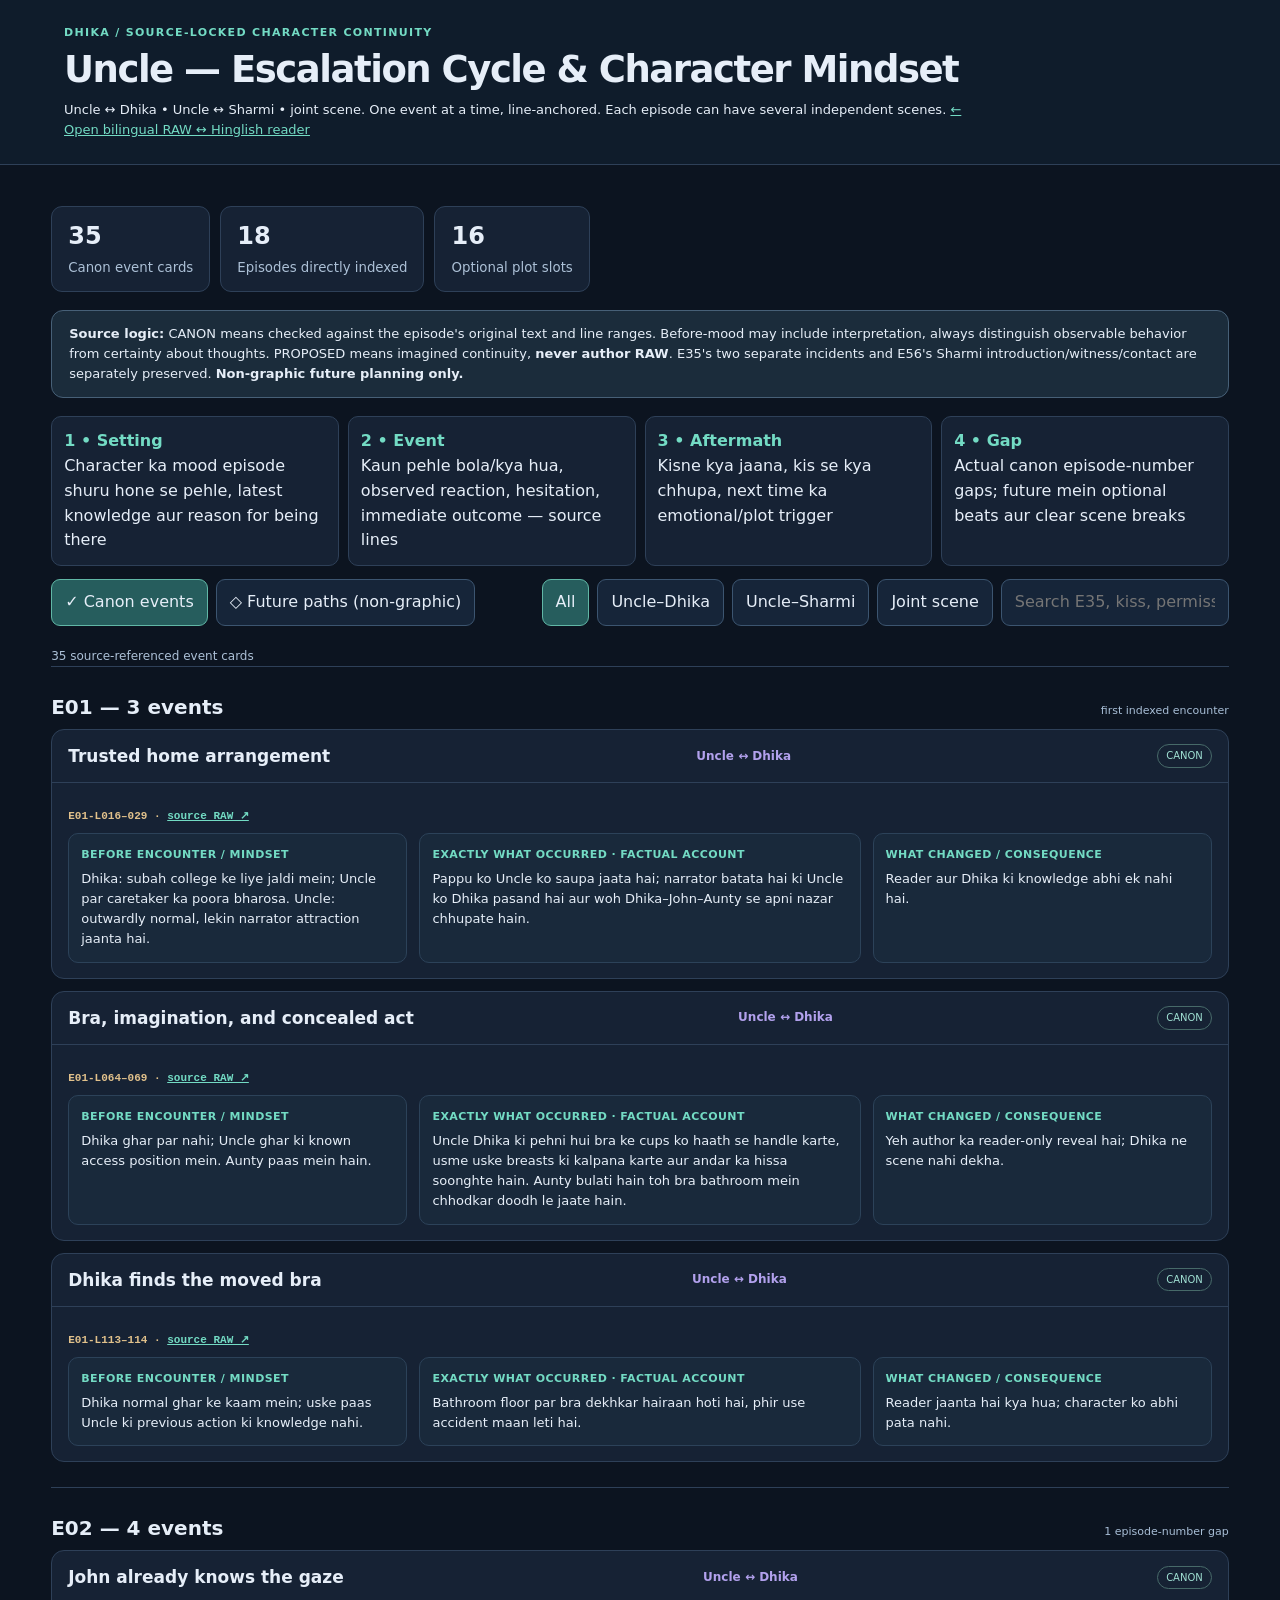
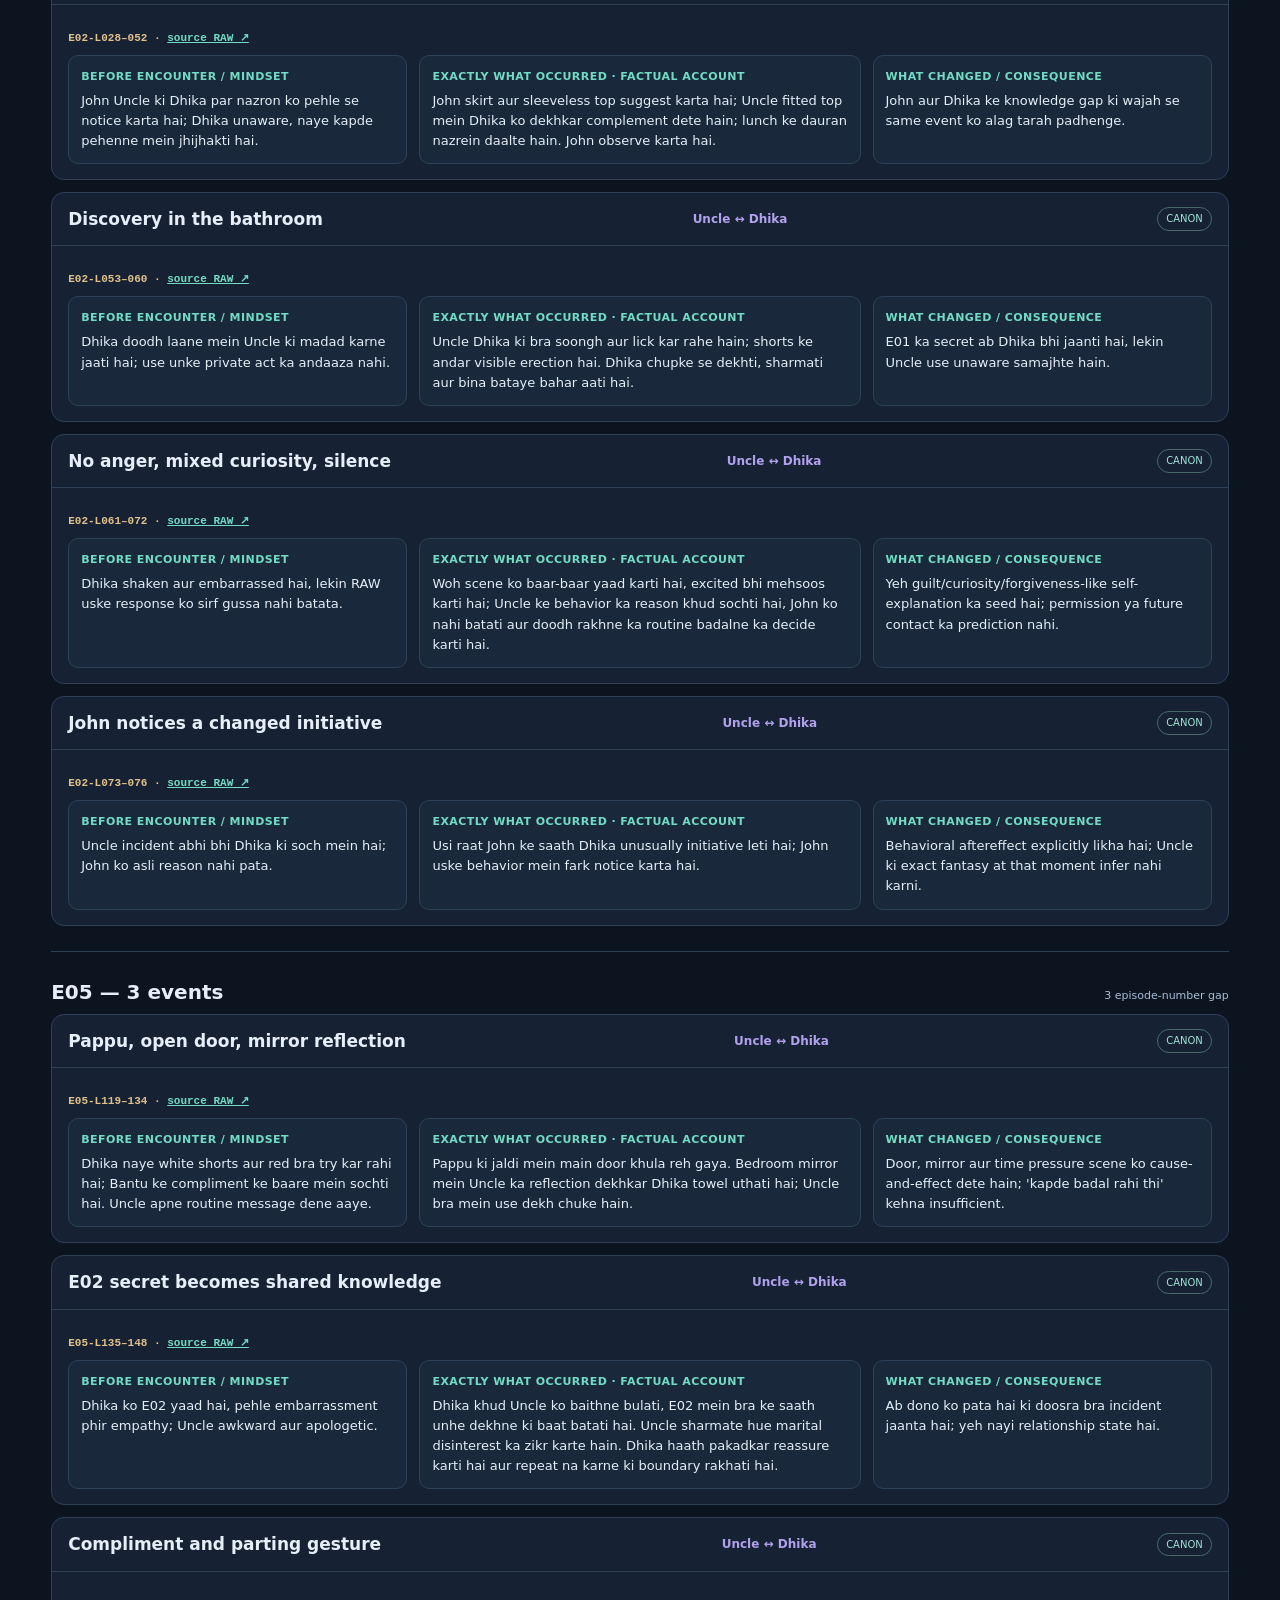
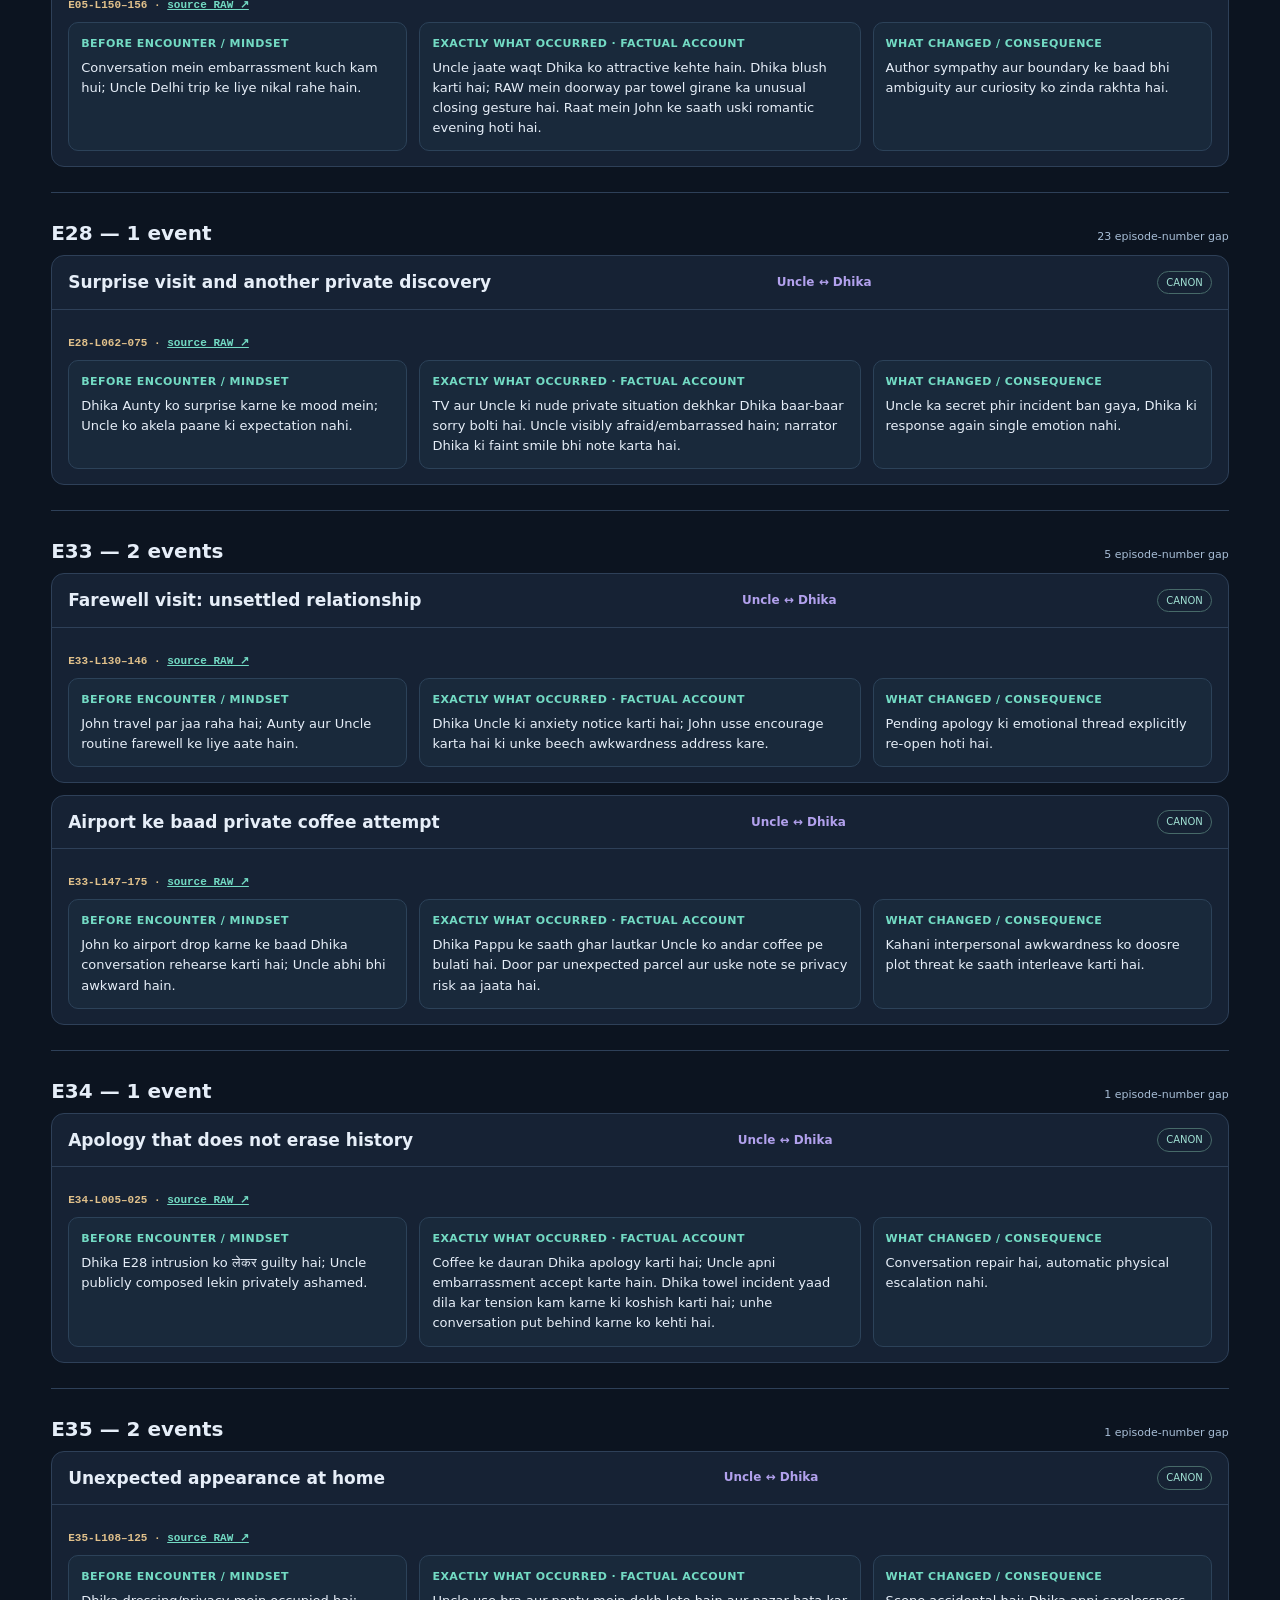
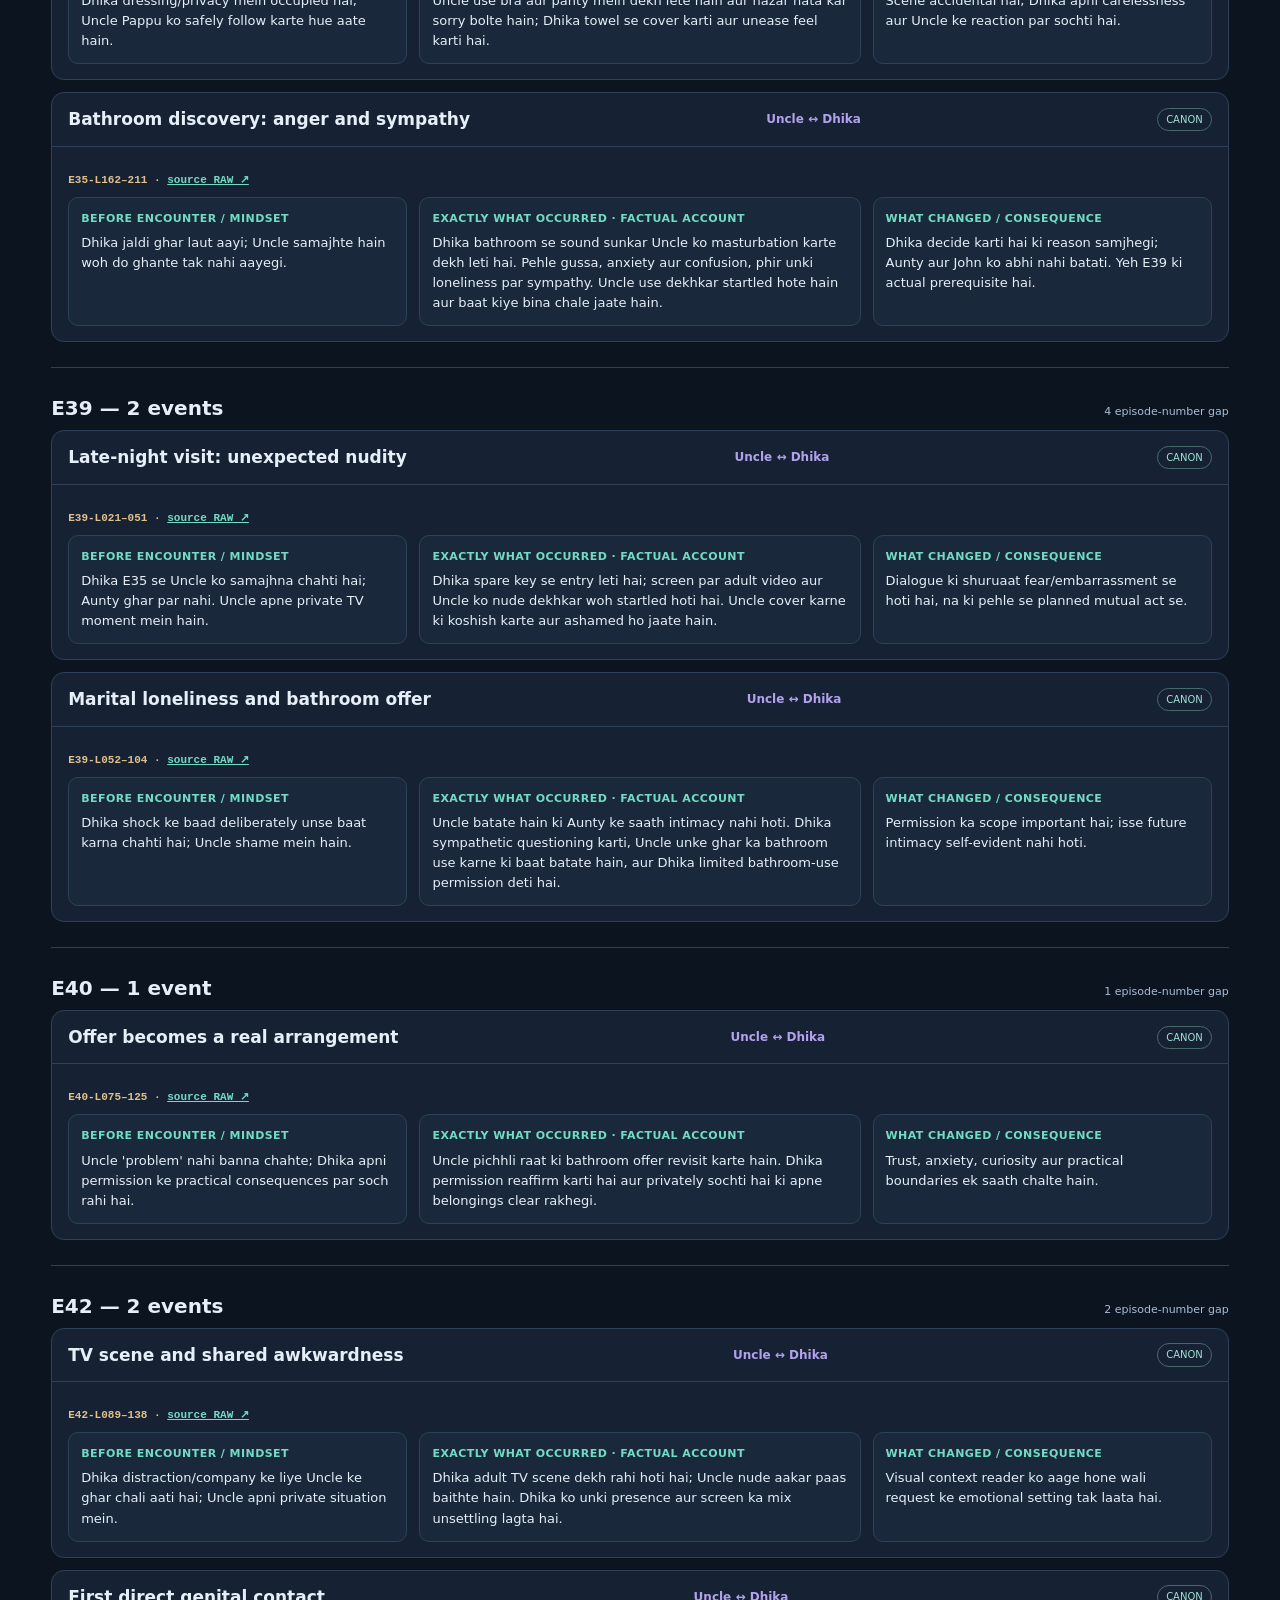
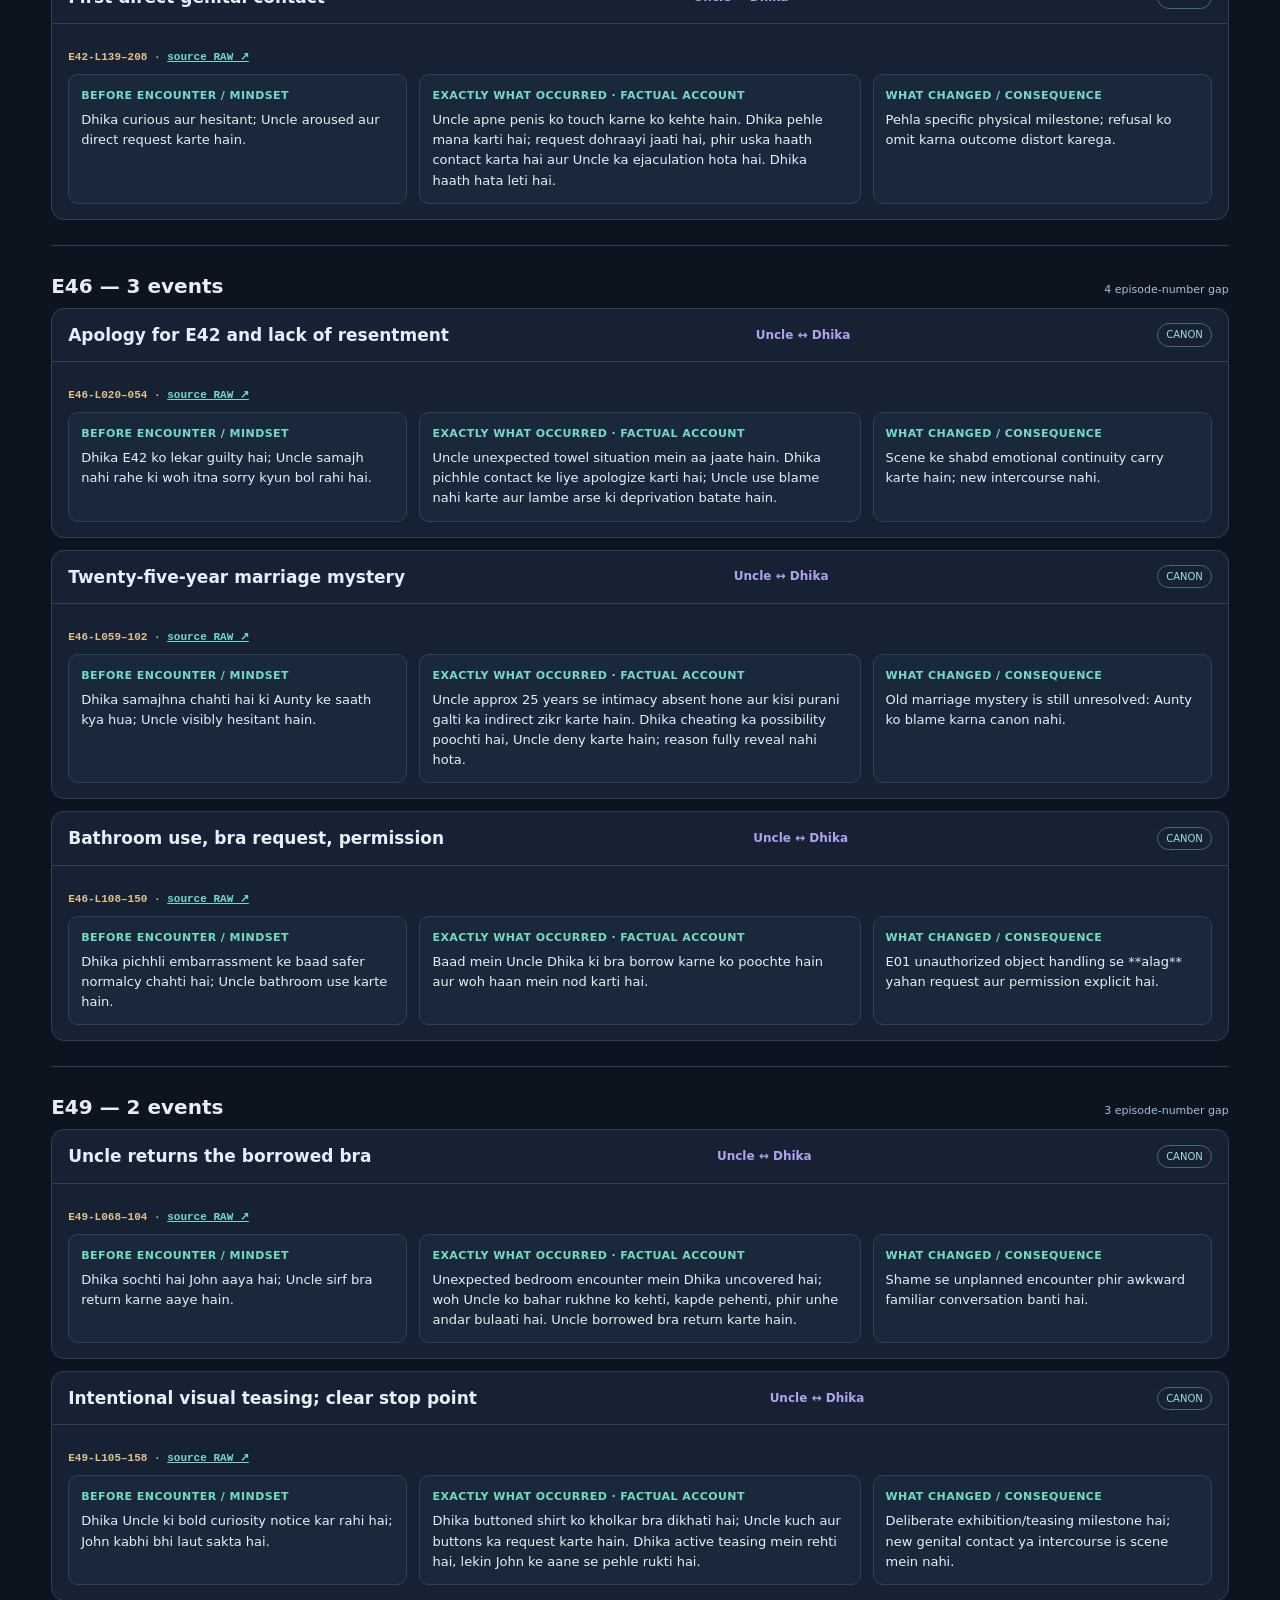
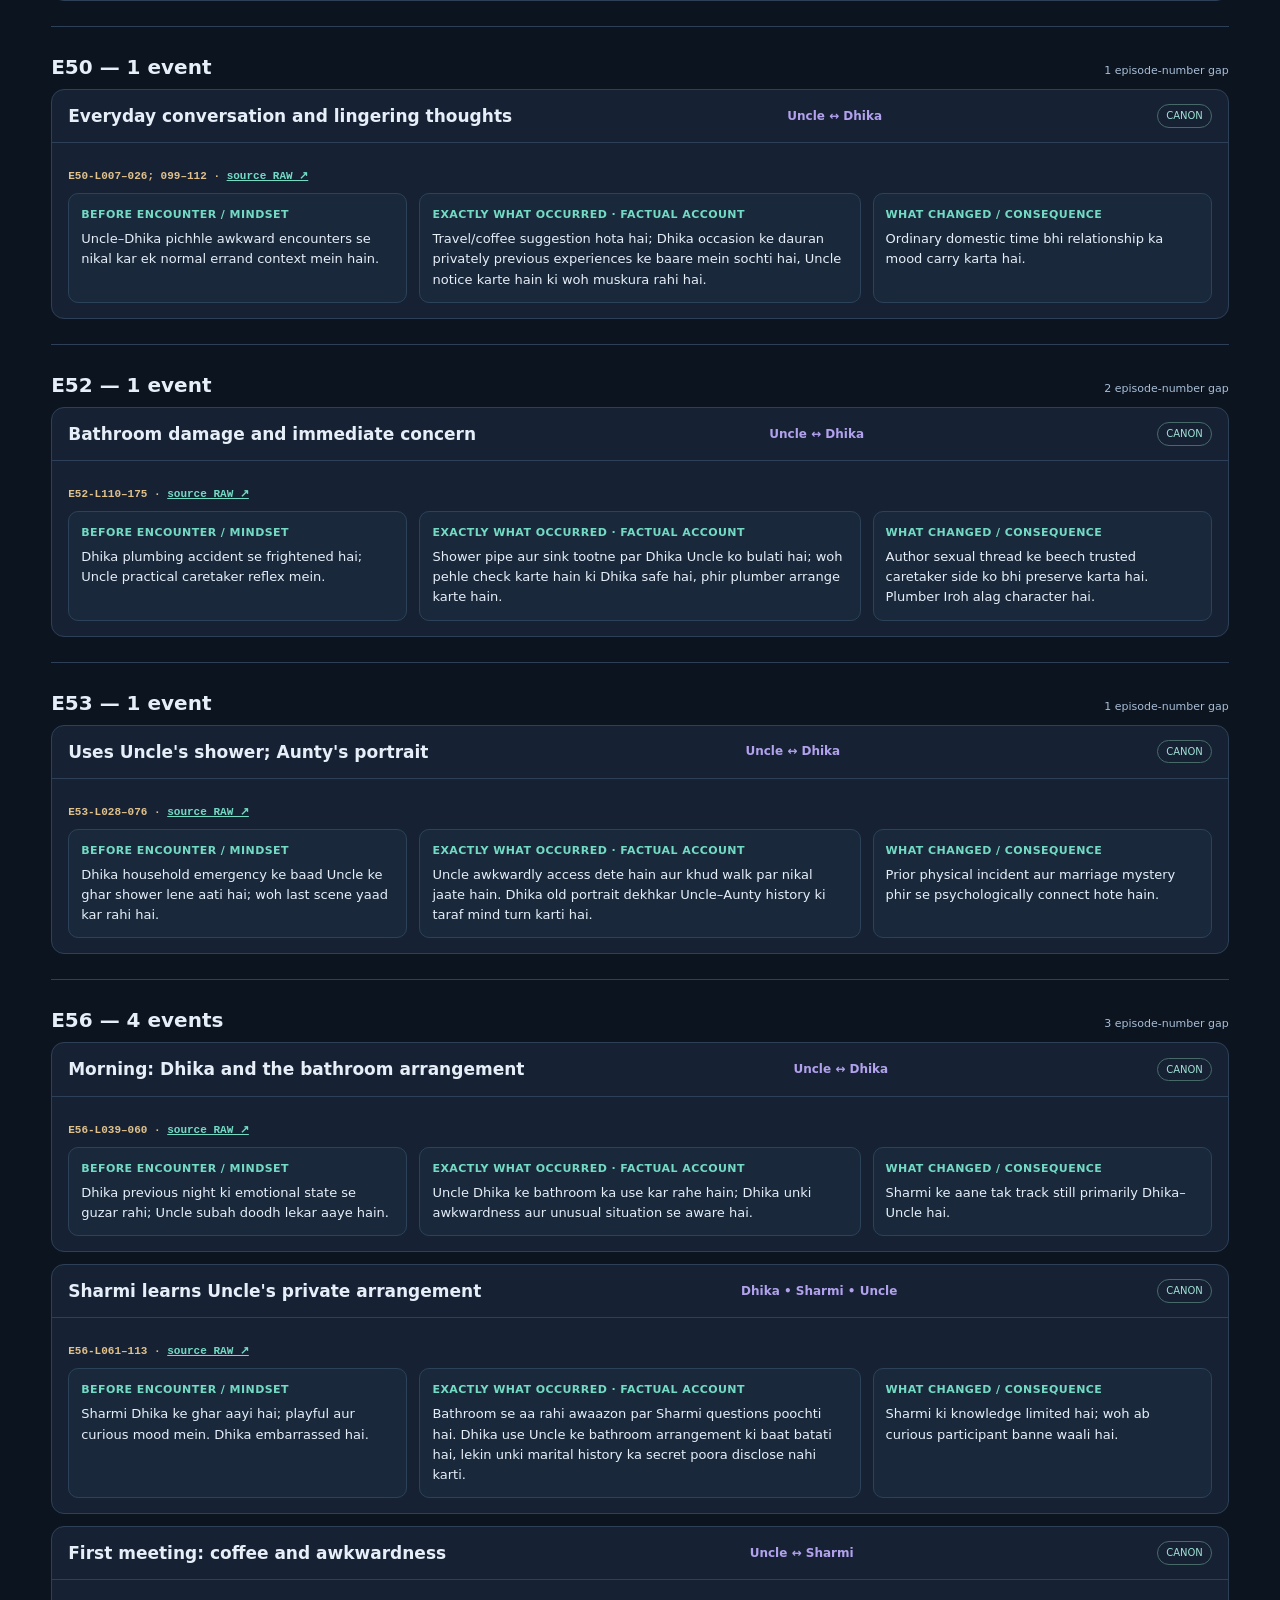
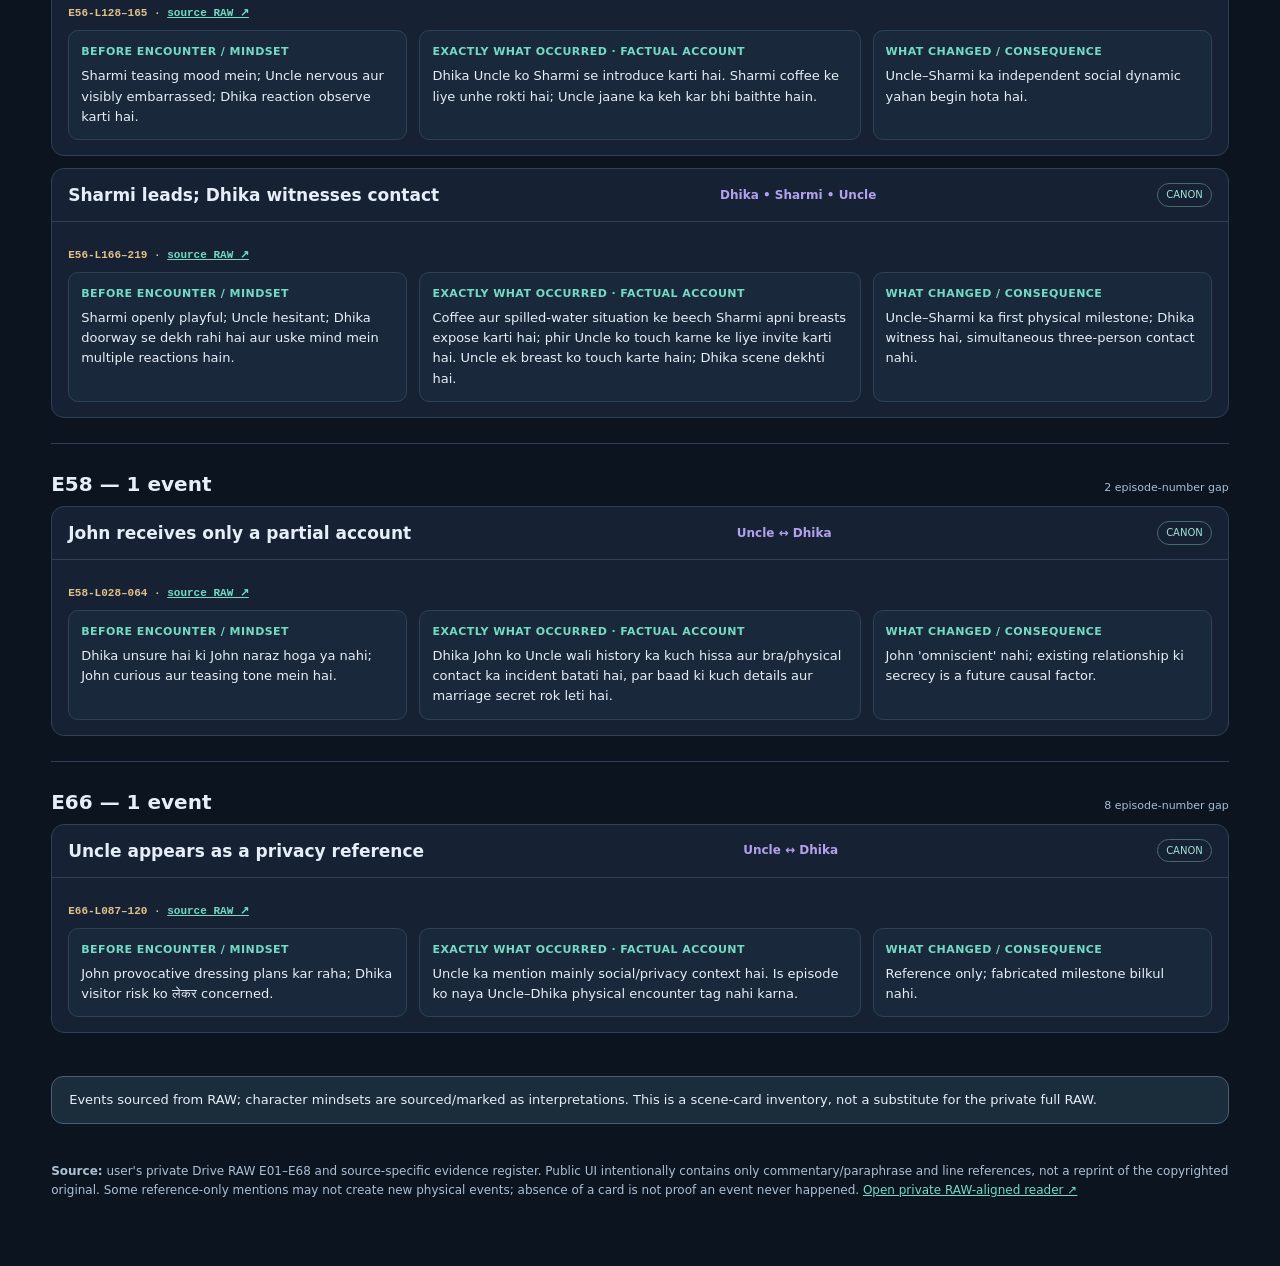
<file: uncle-reader/escalation.html>
<!doctype html><html lang="en"><head><meta charset="utf-8"/><meta name="viewport" content="width=device-width,initial-scale=1"/><meta name="robots" content="noindex,nofollow"/><title>Uncle — Escalation Cycle & Continuity • DHIKA</title><style>:root{font-family:system-ui,-apple-system,"Segoe UI",sans-serif;color-scheme:dark;--bg:#0c1420;--pane:#162234;--border:#2e4058;--txt:#e6eef8;--muted:#acc0d6;--mint:#73dbc4;--amber:#e1c18b;--purple:#b2a1ed}*{box-sizing:border-box}body{margin:0;background:var(--bg);color:var(--txt);line-height:1.55}a{color:var(--mint)}header{border-bottom:1px solid var(--border);padding:24px clamp(16px,5vw,64px);background:#0f1c2b}h1{font-size:clamp(24px,4vw,37px);margin:8px 0;line-height:1.15;letter-spacing:-.04em}h2{font-size:20px;margin:0 0 6px}h3{font-size:17px;margin:0}.eyebrow{color:var(--mint);letter-spacing:.12em;text-transform:uppercase;font-size:11px;font-weight:800}.muted{color:var(--muted)}.desc{font-size:13px;max-width:920px}.layout{max-width:1500px;margin:auto;padding:26px clamp(14px,4vw,52px)}.toolbar{display:flex;align-items:center;gap:8px;flex-wrap:wrap;margin:13px 0 21px}button,select,input{font:inherit;color:var(--txt);background:#162539;border:1px solid #3c5570;border-radius:9px;padding:10px 13px;cursor:pointer}button.active{background:#265d5d;border-color:#61b7a6}button:focus-visible,a:focus-visible{outline:3px solid #c9ddfe}input{min-width:220px;cursor:text}.pill{border:1px solid #476a69;color:#9fdfd2;border-radius:20px;font-size:10px;padding:3px 8px;display:inline-block}.pill.proposed{color:var(--amber);border-color:#806443}.stats{display:flex;gap:10px;flex-wrap:wrap;margin:15px 0}.stat{border:1px solid var(--border);border-radius:11px;padding:11px 16px;background:var(--pane)}.stat strong{font-size:24px;display:block}.stat small{color:var(--muted)}.note{background:#1b2c3b;border:1px solid #476077;border-radius:12px;padding:13px 17px;margin:18px 0;font-size:13px}.episode{border-top:1px solid var(--border);padding:25px 0}.epHead{display:flex;align-items:center;gap:11px;justify-content:space-between;flex-wrap:wrap}.group{display:grid;gap:12px}.event{background:var(--pane);border:1px solid var(--border);border-radius:13px;overflow:hidden}.event .top{padding:13px 16px;border-bottom:1px solid var(--border);display:flex;align-items:center;gap:10px;flex-wrap:wrap;justify-content:space-between}.event .inside{padding:15px 16px}.fields{display:grid;grid-template-columns:1fr 1.3fr 1fr;gap:12px}.field{background:#19293b;border:1px solid #2c4259;padding:12px;border-radius:10px;font-size:13px}.field b{display:block;color:var(--mint);font-size:11px;letter-spacing:.04em;text-transform:uppercase;margin-bottom:6px}.field p{margin:0;white-space:pre-line}.ref{font:700 11px ui-monospace,Consolas,monospace;color:var(--amber)}.track{color:var(--purple);font-weight:700;font-size:12px}.timeline{margin-bottom:10px}.gap{color:#a8bed6;font-size:11px}section[hidden],article[hidden]{display:none}footer{font-size:12px;color:var(--muted);padding:20px 0 40px}.key{color:#f8dc9d;font-weight:700}.scenario{display:grid;gap:10px}.scenario strong{color:#fff}.method{display:grid;grid-template-columns:repeat(auto-fit,minmax(220px,1fr));gap:9px}.method div{padding:12px;border:1px solid var(--border);border-radius:10px;background:var(--pane)}.method b{color:var(--mint)}@media(max-width:860px){.fields{grid-template-columns:1fr}.layout{padding:17px 12px}.event .top,.event .inside{padding:11px}.episode{padding:15px 0}header{padding:18px 14px}.toolbar button{font-size:12px;padding:9px}.epHead h2{font-size:17px}}</style></head><body><header><div class="eyebrow">DHIKA / Source-locked character continuity</div><h1>Uncle — Escalation Cycle &amp; Character Mindset</h1><div class="desc">Uncle ↔ Dhika • Uncle ↔ Sharmi • joint scene. One event at a time, line-anchored. Each episode can have several independent scenes. <a href="./index.html">← Open bilingual RAW ↔ Hinglish reader</a></div></header><main class="layout"><div class="stats"><div class="stat"><strong>35</strong><small>Canon event cards</small></div><div class="stat"><strong>18</strong><small>Episodes directly indexed</small></div><div class="stat"><strong>16</strong><small>Optional plot slots</small></div></div><div class="note"><b>Source logic:</b> CANON means checked against the episode's original text and line ranges. Before-mood may include interpretation, always distinguish observable behavior from certainty about thoughts. PROPOSED means imagined continuity, <b>never author RAW</b>. E35's two separate incidents and E56's Sharmi introduction/witness/contact are separately preserved. <b>Non-graphic future planning only.</b></div><div class="method"><div><b>1 • Setting</b><br/>Character ka mood episode shuru hone se pehle, latest knowledge aur reason for being there</div><div><b>2 • Event</b><br/>Kaun pehle bola/kya hua, observed reaction, hesitation, immediate outcome — source lines</div><div><b>3 • Aftermath</b><br/>Kisne kya jaana, kis se kya chhupa, next time ka emotional/plot trigger</div><div><b>4 • Gap</b><br/>Actual canon episode-number gaps; future mein optional beats aur clear scene breaks</div></div><nav class="toolbar"><button class="active" data-mode="canon">✓ Canon events</button><button data-mode="future">◇ Future paths (non-graphic)</button><span style="flex:1"></span><button class="active" data-track="all">All</button><button data-track="dhika">Uncle–Dhika</button><button data-track="sharmi">Uncle–Sharmi</button><button data-track="joint">Joint scene</button><input id="search" placeholder="Search E35, kiss, permission…" aria-label="Search source event descriptions"/><label id="paceWrap" style="display:none;font-size:12px;color:var(--muted)">Pacing <select id="pace"><option value="measured">Measured</option><option value="compressed">Compressed</option><option value="extended">Extended</option></select></label></nav><div class="muted" id="count" style="font-size:12px"></div><div id="cards"></div><p class="note" id="verify"></p><footer><b>Source:</b> user's private Drive RAW E01–E68 and source-specific evidence register. Public UI intentionally contains only commentary/paraphrase and line references, not a reprint of the copyrighted original. Some reference-only mentions may not create new physical events; absence of a card is not proof an event never happened. <a href="./index.html">Open private RAW-aligned reader ↗</a></footer></main><script>const D={"version":"2026-10-11","source":"Private DHIKA E01-E68 RAW + UNCLE exact-evidence ledger; canonical RAW has priority.","tracks":["dhika","sharmi","joint"],"eventCount":35,"episodes":[1,2,5,28,33,34,35,39,40,42,46,49,50,52,53,56,58,66],"refs":{"1":"1c6WAjo08O5bSavLzZWMBLV0EkvQ7dnS_","2":"1H7U3PnrCmxQf5bBJwnJqYpdMrEVaxsYX","5":"1YtS9x1pvoZk77AZUgSlxg7EHe2znueAu","28":"1rX1pPnWm3SDug_dI86Wv1BUv8IPP3Ast","33":"1ae8cAfyf-Bv6ASGKEPxZLAH4ArIhJk48","34":"1xR2t_IHgBb8IIGs-Z_PMyMfWie_0BKtV","35":"1_KXTh0WcIxfLJkomS4PkgI-dy-Riqvcg","39":"1RRduRI6rgOFccVz5-ynt80BDlrmkIiIo","40":"1UCIkVwzUX0ycyP3tRz9oGSj-Sy9ikmpA","42":"1_lb6T4RuCvOMdTD2kBgkg6Y3mZZ-_Uq-","46":"1AWgraIbI-lKSjB5dNqG4EgCZ1bTDKN7v","49":"1FT_A6HVJwf_2i37AUmFjCv_ps-mDk3at","50":"1bJK5hP99o5bCMUV4g27vynzIGz2Oouxq","52":"1dBffIAiKydjSIsyynhCrqITKcmvOWizm","53":"1M_EIeRhXAyWlE9YWDbmmdRJuHJ3MF6y0","56":"1Q7BCIuV18pwsqz-ehUi8EU9tVa6CIG8X","58":"1UR23cVRuIeUAeXEh-4HxNZMxJZfC92c2","66":"1wrPamgJ2Am608eKtXVd_ZbZETwOHN1PF"},"events":[{"id":"U01","ep":1,"track":"dhika","lines":"016–029","title":"Trusted home arrangement","before":"Dhika: subah college ke liye jaldi mein; Uncle par caretaker ka poora bharosa. Uncle: outwardly normal, lekin narrator attraction jaanta hai.","event":"Pappu ko Uncle ko saupa jaata hai; narrator batata hai ki Uncle ko Dhika pasand hai aur woh Dhika–John–Aunty se apni nazar chhupate hain.","after":"Reader aur Dhika ki knowledge abhi ek nahi hai.","kind":"setup","status":"canon","source":"https://drive.google.com/file/d/1c6WAjo08O5bSavLzZWMBLV0EkvQ7dnS_/view"},{"id":"U02","ep":1,"track":"dhika","lines":"064–069","title":"Bra, imagination, and concealed act","before":"Dhika ghar par nahi; Uncle ghar ki known access position mein. Aunty paas mein hain.","event":"Uncle Dhika ki pehni hui bra ke cups ko haath se handle karte, usme uske breasts ki kalpana karte aur andar ka hissa soonghte hain. Aunty bulati hain toh bra bathroom mein chhodkar doodh le jaate hain.","after":"Yeh author ka reader-only reveal hai; Dhika ne scene nahi dekha.","kind":"visual","status":"canon","source":"https://drive.google.com/file/d/1c6WAjo08O5bSavLzZWMBLV0EkvQ7dnS_/view"},{"id":"U03","ep":1,"track":"dhika","lines":"113–114","title":"Dhika finds the moved bra","before":"Dhika normal ghar ke kaam mein; uske paas Uncle ki previous action ki knowledge nahi.","event":"Bathroom floor par bra dekhkar hairaan hoti hai, phir use accident maan leti hai.","after":"Reader jaanta hai kya hua; character ko abhi pata nahi.","kind":"knowledge","status":"canon","source":"https://drive.google.com/file/d/1c6WAjo08O5bSavLzZWMBLV0EkvQ7dnS_/view"},{"id":"U04","ep":2,"track":"dhika","lines":"028–052","title":"John already knows the gaze","before":"John Uncle ki Dhika par nazron ko pehle se notice karta hai; Dhika unaware, naye kapde pehenne mein jhijhakti hai.","event":"John skirt aur sleeveless top suggest karta hai; Uncle fitted top mein Dhika ko dekhkar complement dete hain; lunch ke dauran nazrein daalte hain. John observe karta hai.","after":"John aur Dhika ke knowledge gap ki wajah se same event ko alag tarah padhenge.","kind":"setup","status":"canon","source":"https://drive.google.com/file/d/1H7U3PnrCmxQf5bBJwnJqYpdMrEVaxsYX/view"},{"id":"U05","ep":2,"track":"dhika","lines":"053–060","title":"Discovery in the bathroom","before":"Dhika doodh laane mein Uncle ki madad karne jaati hai; use unke private act ka andaaza nahi.","event":"Uncle Dhika ki bra soongh aur lick kar rahe hain; shorts ke andar visible erection hai. Dhika chupke se dekhti, sharmati aur bina bataye bahar aati hai.","after":"E01 ka secret ab Dhika bhi jaanti hai, lekin Uncle use unaware samajhte hain.","kind":"discovery","status":"canon","source":"https://drive.google.com/file/d/1H7U3PnrCmxQf5bBJwnJqYpdMrEVaxsYX/view"},{"id":"U06","ep":2,"track":"dhika","lines":"061–072","title":"No anger, mixed curiosity, silence","before":"Dhika shaken aur embarrassed hai, lekin RAW uske response ko sirf gussa nahi batata.","event":"Woh scene ko baar-baar yaad karti hai, excited bhi mehsoos karti hai; Uncle ke behavior ka reason khud sochti hai, John ko nahi batati aur doodh rakhne ka routine badalne ka decide karti hai.","after":"Yeh guilt/curiosity/forgiveness-like self-explanation ka seed hai; permission ya future contact ka prediction nahi.","kind":"mood","status":"canon","source":"https://drive.google.com/file/d/1H7U3PnrCmxQf5bBJwnJqYpdMrEVaxsYX/view"},{"id":"U07","ep":2,"track":"dhika","lines":"073–076","title":"John notices a changed initiative","before":"Uncle incident abhi bhi Dhika ki soch mein hai; John ko asli reason nahi pata.","event":"Usi raat John ke saath Dhika unusually initiative leti hai; John uske behavior mein fark notice karta hai.","after":"Behavioral aftereffect explicitly likha hai; Uncle ki exact fantasy at that moment infer nahi karni.","kind":"after","status":"canon","source":"https://drive.google.com/file/d/1H7U3PnrCmxQf5bBJwnJqYpdMrEVaxsYX/view"},{"id":"U08","ep":5,"track":"dhika","lines":"119–134","title":"Pappu, open door, mirror reflection","before":"Dhika naye white shorts aur red bra try kar rahi hai; Bantu ke compliment ke baare mein sochti hai. Uncle apne routine message dene aaye.","event":"Pappu ki jaldi mein main door khula reh gaya. Bedroom mirror mein Uncle ka reflection dekhkar Dhika towel uthati hai; Uncle bra mein use dekh chuke hain.","after":"Door, mirror aur time pressure scene ko cause-and-effect dete hain; 'kapde badal rahi thi' kehna insufficient.","kind":"discovery","status":"canon","source":"https://drive.google.com/file/d/1YtS9x1pvoZk77AZUgSlxg7EHe2znueAu/view"},{"id":"U09","ep":5,"track":"dhika","lines":"135–148","title":"E02 secret becomes shared knowledge","before":"Dhika ko E02 yaad hai, pehle embarrassment phir empathy; Uncle awkward aur apologetic.","event":"Dhika khud Uncle ko baithne bulati, E02 mein bra ke saath unhe dekhne ki baat batati hai. Uncle sharmate hue marital disinterest ka zikr karte hain. Dhika haath pakadkar reassure karti hai aur repeat na karne ki boundary rakhati hai.","after":"Ab dono ko pata hai ki doosra bra incident jaanta hai; yeh nayi relationship state hai.","kind":"boundary","status":"canon","source":"https://drive.google.com/file/d/1YtS9x1pvoZk77AZUgSlxg7EHe2znueAu/view"},{"id":"U10","ep":5,"track":"dhika","lines":"150–156","title":"Compliment and parting gesture","before":"Conversation mein embarrassment kuch kam hui; Uncle Delhi trip ke liye nikal rahe hain.","event":"Uncle jaate waqt Dhika ko attractive kehte hain. Dhika blush karti hai; RAW mein doorway par towel girane ka unusual closing gesture hai. Raat mein John ke saath uski romantic evening hoti hai.","after":"Author sympathy aur boundary ke baad bhi ambiguity aur curiosity ko zinda rakhta hai.","kind":"visual","status":"canon","source":"https://drive.google.com/file/d/1YtS9x1pvoZk77AZUgSlxg7EHe2znueAu/view"},{"id":"U11","ep":28,"track":"dhika","lines":"062–075","title":"Surprise visit and another private discovery","before":"Dhika Aunty ko surprise karne ke mood mein; Uncle ko akela paane ki expectation nahi.","event":"TV aur Uncle ki nude private situation dekhkar Dhika baar-baar sorry bolti hai. Uncle visibly afraid/embarrassed hain; narrator Dhika ki faint smile bhi note karta hai.","after":"Uncle ka secret phir incident ban gaya, Dhika ki response again single emotion nahi.","kind":"discovery","status":"canon","source":"https://drive.google.com/file/d/1rX1pPnWm3SDug_dI86Wv1BUv8IPP3Ast/view"},{"id":"U12","ep":33,"track":"dhika","lines":"130–146","title":"Farewell visit: unsettled relationship","before":"John travel par jaa raha hai; Aunty aur Uncle routine farewell ke liye aate hain.","event":"Dhika Uncle ki anxiety notice karti hai; John usse encourage karta hai ki unke beech awkwardness address kare.","after":"Pending apology ki emotional thread explicitly re-open hoti hai.","kind":"setup","status":"canon","source":"https://drive.google.com/file/d/1ae8cAfyf-Bv6ASGKEPxZLAH4ArIhJk48/view"},{"id":"U13","ep":33,"track":"dhika","lines":"147–175","title":"Airport ke baad private coffee attempt","before":"John ko airport drop karne ke baad Dhika conversation rehearse karti hai; Uncle abhi bhi awkward hain.","event":"Dhika Pappu ke saath ghar lautkar Uncle ko andar coffee pe bulati hai. Door par unexpected parcel aur uske note se privacy risk aa jaata hai.","after":"Kahani interpersonal awkwardness ko doosre plot threat ke saath interleave karti hai.","kind":"interruption","status":"canon","source":"https://drive.google.com/file/d/1ae8cAfyf-Bv6ASGKEPxZLAH4ArIhJk48/view"},{"id":"U14","ep":34,"track":"dhika","lines":"005–025","title":"Apology that does not erase history","before":"Dhika E28 intrusion ko लेकर guilty hai; Uncle publicly composed lekin privately ashamed.","event":"Coffee ke dauran Dhika apology karti hai; Uncle apni embarrassment accept karte hain. Dhika towel incident yaad dila kar tension kam karne ki koshish karti hai; unhe conversation put behind karne ko kehti hai.","after":"Conversation repair hai, automatic physical escalation nahi.","kind":"repair","status":"canon","source":"https://drive.google.com/file/d/1xR2t_IHgBb8IIGs-Z_PMyMfWie_0BKtV/view"},{"id":"U15","ep":35,"track":"dhika","lines":"108–125","title":"Unexpected appearance at home","before":"Dhika dressing/privacy mein occupied hai; Uncle Pappu ko safely follow karte hue aate hain.","event":"Uncle use bra aur panty mein dekh lete hain aur nazar hata kar sorry bolte hain; Dhika towel se cover karti aur unease feel karti hai.","after":"Scene accidental hai; Dhika apni carelessness aur Uncle ke reaction par sochti hai.","kind":"discovery","status":"canon","source":"https://drive.google.com/file/d/1_KXTh0WcIxfLJkomS4PkgI-dy-Riqvcg/view"},{"id":"U16","ep":35,"track":"dhika","lines":"162–211","title":"Bathroom discovery: anger and sympathy","before":"Dhika jaldi ghar laut aayi; Uncle samajhte hain woh do ghante tak nahi aayegi.","event":"Dhika bathroom se sound sunkar Uncle ko masturbation karte dekh leti hai. Pehle gussa, anxiety aur confusion, phir unki loneliness par sympathy. Uncle use dekhkar startled hote hain aur baat kiye bina chale jaate hain.","after":"Dhika decide karti hai ki reason samjhegi; Aunty aur John ko abhi nahi batati. Yeh E39 ki actual prerequisite hai.","kind":"discovery","status":"canon","source":"https://drive.google.com/file/d/1_KXTh0WcIxfLJkomS4PkgI-dy-Riqvcg/view"},{"id":"U17","ep":39,"track":"dhika","lines":"021–051","title":"Late-night visit: unexpected nudity","before":"Dhika E35 se Uncle ko samajhna chahti hai; Aunty ghar par nahi. Uncle apne private TV moment mein hain.","event":"Dhika spare key se entry leti hai; screen par adult video aur Uncle ko nude dekhkar woh startled hoti hai. Uncle cover karne ki koshish karte aur ashamed ho jaate hain.","after":"Dialogue ki shuruaat fear/embarrassment se hoti hai, na ki pehle se planned mutual act se.","kind":"discovery","status":"canon","source":"https://drive.google.com/file/d/1RRduRI6rgOFccVz5-ynt80BDlrmkIiIo/view"},{"id":"U18","ep":39,"track":"dhika","lines":"052–104","title":"Marital loneliness and bathroom offer","before":"Dhika shock ke baad deliberately unse baat karna chahti hai; Uncle shame mein hain.","event":"Uncle batate hain ki Aunty ke saath intimacy nahi hoti. Dhika sympathetic questioning karti, Uncle unke ghar ka bathroom use karne ki baat batate hain, aur Dhika limited bathroom-use permission deti hai.","after":"Permission ka scope important hai; isse future intimacy self-evident nahi hoti.","kind":"permission","status":"canon","source":"https://drive.google.com/file/d/1RRduRI6rgOFccVz5-ynt80BDlrmkIiIo/view"},{"id":"U19","ep":40,"track":"dhika","lines":"075–125","title":"Offer becomes a real arrangement","before":"Uncle 'problem' nahi banna chahte; Dhika apni permission ke practical consequences par soch rahi hai.","event":"Uncle pichhli raat ki bathroom offer revisit karte hain. Dhika permission reaffirm karti hai aur privately sochti hai ki apne belongings clear rakhegi.","after":"Trust, anxiety, curiosity aur practical boundaries ek saath chalte hain.","kind":"permission","status":"canon","source":"https://drive.google.com/file/d/1UCIkVwzUX0ycyP3tRz9oGSj-Sy9ikmpA/view"},{"id":"U20","ep":42,"track":"dhika","lines":"089–138","title":"TV scene and shared awkwardness","before":"Dhika distraction/company ke liye Uncle ke ghar chali aati hai; Uncle apni private situation mein.","event":"Dhika adult TV scene dekh rahi hoti hai; Uncle nude aakar paas baithte hain. Dhika ko unki presence aur screen ka mix unsettling lagta hai.","after":"Visual context reader ko aage hone wali request ke emotional setting tak laata hai.","kind":"setup","status":"canon","source":"https://drive.google.com/file/d/1_lb6T4RuCvOMdTD2kBgkg6Y3mZZ-_Uq-/view"},{"id":"U21","ep":42,"track":"dhika","lines":"139–208","title":"First direct genital contact","before":"Dhika curious aur hesitant; Uncle aroused aur direct request karte hain.","event":"Uncle apne penis ko touch karne ko kehte hain. Dhika pehle mana karti hai; request dohraayi jaati hai, phir uska haath contact karta hai aur Uncle ka ejaculation hota hai. Dhika haath hata leti hai.","after":"Pehla specific physical milestone; refusal ko omit karna outcome distort karega.","kind":"contact","status":"canon","source":"https://drive.google.com/file/d/1_lb6T4RuCvOMdTD2kBgkg6Y3mZZ-_Uq-/view"},{"id":"U22","ep":46,"track":"dhika","lines":"020–054","title":"Apology for E42 and lack of resentment","before":"Dhika E42 ko lekar guilty hai; Uncle samajh nahi rahe ki woh itna sorry kyun bol rahi hai.","event":"Uncle unexpected towel situation mein aa jaate hain. Dhika pichhle contact ke liye apologize karti hai; Uncle use blame nahi karte aur lambe arse ki deprivation batate hain.","after":"Scene ke shabd emotional continuity carry karte hain; new intercourse nahi.","kind":"repair","status":"canon","source":"https://drive.google.com/file/d/1AWgraIbI-lKSjB5dNqG4EgCZ1bTDKN7v/view"},{"id":"U23","ep":46,"track":"dhika","lines":"059–102","title":"Twenty-five-year marriage mystery","before":"Dhika samajhna chahti hai ki Aunty ke saath kya hua; Uncle visibly hesitant hain.","event":"Uncle approx 25 years se intimacy absent hone aur kisi purani galti ka indirect zikr karte hain. Dhika cheating ka possibility poochti hai, Uncle deny karte hain; reason fully reveal nahi hota.","after":"Old marriage mystery is still unresolved: Aunty ko blame karna canon nahi.","kind":"mystery","status":"canon","source":"https://drive.google.com/file/d/1AWgraIbI-lKSjB5dNqG4EgCZ1bTDKN7v/view"},{"id":"U24","ep":46,"track":"dhika","lines":"108–150","title":"Bathroom use, bra request, permission","before":"Dhika pichhli embarrassment ke baad safer normalcy chahti hai; Uncle bathroom use karte hain.","event":"Baad mein Uncle Dhika ki bra borrow karne ko poochte hain aur woh haan mein nod karti hai.","after":"E01 unauthorized object handling se **alag** yahan request aur permission explicit hai.","kind":"permission","status":"canon","source":"https://drive.google.com/file/d/1AWgraIbI-lKSjB5dNqG4EgCZ1bTDKN7v/view"},{"id":"U25","ep":49,"track":"dhika","lines":"068–104","title":"Uncle returns the borrowed bra","before":"Dhika sochti hai John aaya hai; Uncle sirf bra return karne aaye hain.","event":"Unexpected bedroom encounter mein Dhika uncovered hai; woh Uncle ko bahar rukhne ko kehti, kapde pehenti, phir unhe andar bulaati hai. Uncle borrowed bra return karte hain.","after":"Shame se unplanned encounter phir awkward familiar conversation banti hai.","kind":"visual","status":"canon","source":"https://drive.google.com/file/d/1FT_A6HVJwf_2i37AUmFjCv_ps-mDk3at/view"},{"id":"U26","ep":49,"track":"dhika","lines":"105–158","title":"Intentional visual teasing; clear stop point","before":"Dhika Uncle ki bold curiosity notice kar rahi hai; John kabhi bhi laut sakta hai.","event":"Dhika buttoned shirt ko kholkar bra dikhati hai; Uncle kuch aur buttons ka request karte hain. Dhika active teasing mein rehti hai, lekin John ke aane se pehle rukti hai.","after":"Deliberate exhibition/teasing milestone hai; new genital contact ya intercourse is scene mein nahi.","kind":"visual","status":"canon","source":"https://drive.google.com/file/d/1FT_A6HVJwf_2i37AUmFjCv_ps-mDk3at/view"},{"id":"U27","ep":50,"track":"dhika","lines":"007–026; 099–112","title":"Everyday conversation and lingering thoughts","before":"Uncle–Dhika pichhle awkward encounters se nikal kar ek normal errand context mein hain.","event":"Travel/coffee suggestion hota hai; Dhika occasion ke dauran privately previous experiences ke baare mein sochti hai, Uncle notice karte hain ki woh muskura rahi hai.","after":"Ordinary domestic time bhi relationship ka mood carry karta hai.","kind":"bridge","status":"canon","source":"https://drive.google.com/file/d/1bJK5hP99o5bCMUV4g27vynzIGz2Oouxq/view"},{"id":"U28","ep":52,"track":"dhika","lines":"110–175","title":"Bathroom damage and immediate concern","before":"Dhika plumbing accident se frightened hai; Uncle practical caretaker reflex mein.","event":"Shower pipe aur sink tootne par Dhika Uncle ko bulati hai; woh pehle check karte hain ki Dhika safe hai, phir plumber arrange karte hain.","after":"Author sexual thread ke beech trusted caretaker side ko bhi preserve karta hai. Plumber Iroh alag character hai.","kind":"care","status":"canon","source":"https://drive.google.com/file/d/1dBffIAiKydjSIsyynhCrqITKcmvOWizm/view"},{"id":"U29","ep":53,"track":"dhika","lines":"028–076","title":"Uses Uncle's shower; Aunty's portrait","before":"Dhika household emergency ke baad Uncle ke ghar shower lene aati hai; woh last scene yaad kar rahi hai.","event":"Uncle awkwardly access dete hain aur khud walk par nikal jaate hain. Dhika old portrait dekhkar Uncle–Aunty history ki taraf mind turn karti hai.","after":"Prior physical incident aur marriage mystery phir se psychologically connect hote hain.","kind":"bridge","status":"canon","source":"https://drive.google.com/file/d/1M_EIeRhXAyWlE9YWDbmmdRJuHJ3MF6y0/view"},{"id":"U30","ep":56,"track":"dhika","lines":"039–060","title":"Morning: Dhika and the bathroom arrangement","before":"Dhika previous night ki emotional state se guzar rahi; Uncle subah doodh lekar aaye hain.","event":"Uncle Dhika ke bathroom ka use kar rahe hain; Dhika unki awkwardness aur unusual situation se aware hai.","after":"Sharmi ke aane tak track still primarily Dhika–Uncle hai.","kind":"bridge","status":"canon","source":"https://drive.google.com/file/d/1Q7BCIuV18pwsqz-ehUi8EU9tVa6CIG8X/view"},{"id":"U31","ep":56,"track":"joint","lines":"061–113","title":"Sharmi learns Uncle's private arrangement","before":"Sharmi Dhika ke ghar aayi hai; playful aur curious mood mein. Dhika embarrassed hai.","event":"Bathroom se aa rahi awaazon par Sharmi questions poochti hai. Dhika use Uncle ke bathroom arrangement ki baat batati hai, lekin unki marital history ka secret poora disclose nahi karti.","after":"Sharmi ki knowledge limited hai; woh ab curious participant banne waali hai.","kind":"knowledge","status":"canon","source":"https://drive.google.com/file/d/1Q7BCIuV18pwsqz-ehUi8EU9tVa6CIG8X/view"},{"id":"U32","ep":56,"track":"sharmi","lines":"128–165","title":"First meeting: coffee and awkwardness","before":"Sharmi teasing mood mein; Uncle nervous aur visibly embarrassed; Dhika reaction observe karti hai.","event":"Dhika Uncle ko Sharmi se introduce karti hai. Sharmi coffee ke liye unhe rokti hai; Uncle jaane ka keh kar bhi baithte hain.","after":"Uncle–Sharmi ka independent social dynamic yahan begin hota hai.","kind":"intro","status":"canon","source":"https://drive.google.com/file/d/1Q7BCIuV18pwsqz-ehUi8EU9tVa6CIG8X/view"},{"id":"U33","ep":56,"track":"joint","lines":"166–219","title":"Sharmi leads; Dhika witnesses contact","before":"Sharmi openly playful; Uncle hesitant; Dhika doorway se dekh rahi hai aur uske mind mein multiple reactions hain.","event":"Coffee aur spilled-water situation ke beech Sharmi apni breasts expose karti hai; phir Uncle ko touch karne ke liye invite karti hai. Uncle ek breast ko touch karte hain; Dhika scene dekhti hai.","after":"Uncle–Sharmi ka first physical milestone; Dhika witness hai, simultaneous three-person contact nahi.","kind":"contact","status":"canon","source":"https://drive.google.com/file/d/1Q7BCIuV18pwsqz-ehUi8EU9tVa6CIG8X/view"},{"id":"U34","ep":58,"track":"dhika","lines":"028–064","title":"John receives only a partial account","before":"Dhika unsure hai ki John naraz hoga ya nahi; John curious aur teasing tone mein hai.","event":"Dhika John ko Uncle wali history ka kuch hissa aur bra/physical contact ka incident batati hai, par baad ki kuch details aur marriage secret rok leti hai.","after":"John 'omniscient' nahi; existing relationship ki secrecy is a future causal factor.","kind":"disclosure","status":"canon","source":"https://drive.google.com/file/d/1UR23cVRuIeUAeXEh-4HxNZMxJZfC92c2/view"},{"id":"U35","ep":66,"track":"dhika","lines":"087–120","title":"Uncle appears as a privacy reference","before":"John provocative dressing plans kar raha; Dhika visitor risk ko लेकर concerned.","event":"Uncle ka mention mainly social/privacy context hai. Is episode ko naya Uncle–Dhika physical encounter tag nahi karna.","after":"Reference only; fabricated milestone bilkul nahi.","kind":"reference","status":"canon","source":"https://drive.google.com/file/d/1wrPamgJ2Am608eKtXVd_ZbZETwOHN1PF/view"}],"future":[{"id":"P01","ep":69,"track":"both","title":"Mexico begins (Uncle track off-stage)","before":"Dhika–Sharmi Mexico mein hain; Uncle ki directly verified presence nahi.","event":"Uncle ka off-stage interval. Mexico ke chaar leads apni separate canon continuity follow karte hain.","after":"No Uncle sexual milestone; gap ko skip nahi samjho.","kind":"no-contact","status":"proposed"},{"id":"P02","ep":80,"track":"both","title":"Mexico close / India transition","before":"Journey ke baad Dhika aur Sharmi apne relationship decisions revisit kar sakti hain.","event":"Return trigger: ordinary messages, neighbor update, ek household practical problem.","after":"E69–E80 India–Uncle direct track deliberately paused.","kind":"bridge","status":"proposed"},{"id":"P03","ep":82,"track":"dhika","title":"Familiar home meeting","before":"Dhika: travel ke baad settled aur last unspoken moments ko yaad karti; Uncle: routine help ko priority dete.","event":"Normal domestic encounter. Kya sab kuch as-before behave karta hai? Character consistency pehle establish karo.","after":"Immediate erotic jump avoid; build lived-in prose.","kind":"reconnect","status":"proposed"},{"id":"P04","ep":87,"track":"sharmi","title":"Sharmi meets Uncle again","before":"Sharmi: E56 coffee scene yaad hai, lekin Uncle ko woh kitna yaad hai unclear; Uncle: E56 ke baad uneasy ho sakte hain.","event":"Group visit with Dhika. Sharmi ka quick joke Uncle ko awkward kar sakta hai; Dhika notice karti hai.","after":"First independent post-E56 development, new physical action unnecessary.","kind":"reconnect","status":"proposed"},{"id":"P05","ep":94,"track":"dhika","title":"Private E42/E49 conversation","before":"Dhika: direct questions aur guilt ka mismatch resolve karna chahti; Uncle: shy, previous facts ko lekar cautious.","event":"E42 se kya badla? E49 mein Dhika ne kahan stop kiya? Baaton mein real stakes aur John/Aunty knowledge.","after":"Boundary/interest ka clarity; no automatic consent for next step.","kind":"conversation","status":"proposed"},{"id":"P06","ep":101,"track":"sharmi","title":"Sharmi changes from teasing to listening","before":"Sharmi: curiosity ke saath empathetic awareness; Uncle: personal secret share karne se unsure.","event":"Coffee encounter ka callback—iss baar attention Uncle ke motivation aur Aunty issue par, na ki surprise visibility par.","after":"First emotional vulnerability may be a stronger new event than another view.","kind":"confidence","status":"proposed"},{"id":"P07","ep":108,"track":"dhika","title":"First optional kiss / or refusal","before":"Dhika: usne apni choice samajh li ho, iske liye earlier conversations necessary; Uncle: explicit hesitation/reciprocity must matter.","event":"Kiss **only if both want it**, warna friendship/boundary scene equally valid. Non-graphic, with real response.","after":"Potential new category, not canon or guaranteed.","kind":"possible","status":"proposed"},{"id":"P08","ep":115,"track":"sharmi","title":"One-to-one closeness, not a repeat of E56","before":"Sharmi: decide karti hai ki woh teasing se aage interested hai ya sirf playfulness thi; Uncle: clarity chahta hai.","event":"Walk / conversation / reassurance or first optional kiss. Keep Dhika ki knowledge separately tracked.","after":"New deliberate bond possible; old E56 breast-touch ka repeat as 'first' label nahi.","kind":"possible","status":"proposed"},{"id":"P09","ep":121,"track":"dhika","title":"John, Aunty and the remaining secret","before":"Dhika: disclosure aur guilt ka decision lena hai; Uncle: trust aur household fallout ka risk samajhta hai.","event":"Old Aunty mystery aur John ki partial knowledge ko realistically address karo.","after":"Consequences decide pace more than body checklist.","kind":"consequence","status":"proposed"},{"id":"P10","ep":130,"track":"dhika","title":"Optional later sexual relationship (off-page)","before":"Dhika: fully informed choice and willingness; Uncle: no assumption from earlier permissions.","event":"Mutually agreed private intimacy could happen; scene fades before explicit sexual detail.","after":"Possible first intercourse only if storyline earns it; not predetermined canon.","kind":"endpoint","status":"proposed"},{"id":"P11","ep":131,"track":"dhika","title":"The next morning matters","before":"Dhika: evaluate feelings, secrecy and marriage; Uncle: ordinary caretaker facade ab complicated.","event":"Awkwardness, relief, regret, closeness—author must choose based on previous choices, not random.","after":"Consequence determines whether future arc holds.","kind":"consequence","status":"proposed"},{"id":"P12","ep":139,"track":"sharmi","title":"First serious talk with Uncle","before":"Sharmi: E56 se aage genuine motivation establish; Uncle: be clear on what he's willing to risk.","event":"Physical attraction ke alawa ek source-compatible reason for relationship deepening.","after":"Slow path: no recycled Dhika milestones.","kind":"conversation","status":"proposed"},{"id":"P13","ep":147,"track":"sharmi","title":"Optional first kiss / mutual boundary","before":"Sharmi: playful manner ke peeche explicit choice; Uncle: insecure but heard.","event":"Choose a mutual kiss, or a meaningful no; either changes relationship.","after":"First deliberate affection remains optional.","kind":"possible","status":"proposed"},{"id":"P14","ep":156,"track":"sharmi","title":"Independent relationship decision","before":"Sharmi: Raj ko लेकर apni private stance; Uncle: Aunty se जुड़ा history unresolved.","event":"A candid decision scene; avoid treating Dhika ki permission as transferable to Sharmi.","after":"Sets distinct boundary, separate from Dhika track.","kind":"decision","status":"proposed"},{"id":"P15","ep":166,"track":"sharmi","title":"Optional later sexual relationship (off-page)","before":"Sharmi: sustained interest, independent choice; Uncle: explicit reciprocal willingness.","event":"If both choose, later intercourse can be implied off-page; otherwise stop/redirect is valid.","after":"Not canon, not inevitable; distinct consequences follow.","kind":"endpoint","status":"proposed"},{"id":"P16","ep":167,"track":"sharmi","title":"Aftermath and relationship status","before":"Sharmi: how does she act with Dhika and Raj afterward? Uncle: care, guilt, or withdrawal must be grounded.","event":"Reunion conversation with Dhika; differentiate what Dhika knows from what merely reader knows.","after":"Prevent one-line 'relationship progressed' summary.","kind":"consequence","status":"proposed"}]};const esc=x=>String(x??"").replace(/[&<>"']/g,c=>({"&":"&amp;","<":"&lt;",">":"&gt;",'"':"&quot;","'":"&#39;"}[c]));let state={mode:"canon",track:"all",query:"",pace:"measured"};const tr={dhika:"Uncle ↔ Dhika",sharmi:"Uncle ↔ Sharmi",joint:"Dhika • Sharmi • Uncle",both:"Both / transition"};const el=id=>document.getElementById(id);const shown=e=>{const track=state.track==="all"||e.track===state.track||(state.track==="dhika"||state.track==="sharmi")&&e.track==="joint"||e.track==="both";const q=state.query.toLowerCase().trim();return track&&(!q||[e.ep,e.title,e.before,e.event,e.after,e.lines].join(" ").toLowerCase().includes(q))};function display(){document.querySelectorAll("[data-mode]").forEach(b=>b.classList.toggle("active",b.dataset.mode===state.mode));const canon=D.events.filter(shown),future=D.future.filter(shown);el("count").textContent=state.mode==="canon"?canon.length+" source-referenced event cards":future.length+" proposed plot cards";el("cards").innerHTML=state.mode==="canon"?renderCanon(canon):renderFuture(future);el("verify").textContent=state.mode==="canon"?"Events sourced from RAW; character mindsets are sourced/marked as interpretations. This is a scene-card inventory, not a substitute for the private full RAW.":"Every entry below is PROPOSED, not part of the author's E01–E69 canon. Sexual outcomes are optional; no explicit action script.";}function renderCanon(a){const eps=[...new Set(a.map(x=>x.ep))];let prev=null;return eps.map(ep=>{const batch=a.filter(x=>x.ep===ep);const gap=prev===null?"first indexed encounter":(ep-prev===0?"same episode":(ep-prev)+" episode-number gap");prev=ep;return '<section class="episode"><div class="epHead"><h2>E'+String(ep).padStart(2,"0")+' — '+batch.length+' event'+(batch.length===1?'':'s')+'</h2><span class="gap">'+gap+'</span></div><div class="group">'+batch.map(x=>'<article class="event"><div class="top"><h3>'+esc(x.title)+'</h3><span class="track">'+tr[x.track]+'</span><span class="pill">CANON</span></div><div class="inside"><p class="ref">E'+String(x.ep).padStart(2,"0")+'-L'+esc(x.lines)+' · <a href="'+x.source+'" target="_blank" rel="noopener">source RAW ↗</a></p><div class="fields"><div class="field"><b>Before encounter / mindset</b><p>'+esc(x.before)+'</p></div><div class="field"><b>Exactly what occurred · factual account</b><p>'+esc(x.event)+'</p></div><div class="field"><b>What changed / consequence</b><p>'+esc(x.after)+'</p></div></div></div></article>').join('')+'</div></section>'}).join('')||'<div class="note">No matching source cards; try another character filter.</div>'}function renderFuture(a){const groups={dhika:[],sharmi:[],joint:[],both:[]};a.forEach(x=>groups[x.track].push(x));const factor=state.pace==="compressed"?0.7:state.pace==="extended"?1.35:1;let prev={dhika:null,sharmi:null,joint:null,both:null};const format=x=>{const adjusted=x.ep<=80?x.ep:80+Math.round((x.ep-80)*factor);const prevp=prev[x.track];prev[x.track]=adjusted;const gap=prevp===null?"first planning slot":(adjusted-prevp)+" episode gap";return '<article class="event"><div class="top"><h3>E'+adjusted+' · '+esc(x.title)+'</h3><span class="track">'+tr[x.track]+'</span><span class="pill proposed">PROPOSED</span></div><div class="inside"><p class="gap">'+gap+' · original suggested slot E'+x.ep+' · '+esc(x.kind)+'</p><div class="fields"><div class="field"><b>Before encounter / mindset</b><p>'+esc(x.before)+'</p></div><div class="field"><b>Scenario / narrative development</b><p>'+esc(x.event)+'</p></div><div class="field"><b>Consequence / checkpoint</b><p>'+esc(x.after)+'</p></div></div></div></article>'};return '<div class="note"><b>Planning assumption:</b> Mexico E69–E80, Uncle stays off-stage. E81 onward India track; pace selector shifts future episode numbers while preserving order. Episode numbers are not predictions. No direct-sex outcome is mandatory.</div>'+a.map(format).join('')};document.querySelectorAll("[data-mode]").forEach(b=>b.onclick=()=>{state.mode=b.dataset.mode;display()});document.querySelectorAll("[data-track]").forEach(b=>b.onclick=()=>{state.track=b.dataset.track;document.querySelectorAll("[data-track]").forEach(x=>x.classList.toggle("active",x.dataset.track===state.track));display()});el("search").oninput=e=>{state.query=e.target.value;display()};el("pace").onchange=e=>{state.pace=e.target.value;display()};el("paceWrap").style.display="none";const oldDisplay=display;display=function(){el("paceWrap").style.display=state.mode==="future"?"inline-flex":"none";oldDisplay()};display();</script></body></html>
</file>
<file: styles.css>
*{box-sizing:border-box}
:root{
  --bg:#0d0b10;
  --panel:#151219;
  --panel-2:#1b161f;
  --panel-3:#211a26;
  --text:#f5eef6;
  --muted:#b8aeba;
  --subtle:#817684;
  --line:#342a39;
  --accent:#d6a9c9;
  --accent-2:#f2d5e9;
  --speaker:#2a1c31;
  --narrator:#171d26;
  --focus:#f4d3e9;
}
html{scroll-behavior:smooth}
html,body{margin:0;min-height:100%;background:var(--bg);color:var(--text);font-family:Inter,system-ui,-apple-system,BlinkMacSystemFont,"Segoe UI",sans-serif}
button,select{font:inherit}
button{color:inherit}
.app-shell{min-height:100vh}
.topbar{position:sticky;top:0;z-index:50;display:flex;align-items:center;justify-content:space-between;gap:22px;padding:16px max(4vw,22px);border-bottom:1px solid rgba(255,255,255,.07);background:rgba(13,11,16,.92);backdrop-filter:blur(16px)}
.brand{display:flex;align-items:baseline;gap:12px}.kicker,.eyebrow{font-size:.72rem;letter-spacing:.23em;text-transform:uppercase;color:#b8a8bc}.brand-title{font:500 1.25rem Georgia,serif}
.topnav{display:flex;gap:7px}.nav-btn,.toolbar-btn,.scene-step,.icon-btn{border:1px solid var(--line);background:#17131a;border-radius:999px;padding:9px 14px;cursor:pointer}.nav-btn.active{background:var(--accent-2);color:#201721;border-color:transparent}.nav-btn:hover,.toolbar-btn:hover,.scene-step:hover{border-color:#66526c}
main{width:min(1460px,96vw);margin:auto;padding:34px 0 70px}.view{display:none}.view.active{display:block}
.episode-hero{display:flex;justify-content:space-between;gap:30px;align-items:end;padding:22px 2vw 34px}.episode-hero h1,.cast-header h1{font:500 clamp(2.7rem,6vw,5.2rem)/.98 Georgia,serif;margin:7px 0 0}.hero-copy{max-width:720px;color:var(--muted);line-height:1.65;margin:16px 0 0}
.audit-card{min-width:330px;display:grid;grid-template-columns:repeat(3,1fr);border:1px solid var(--line);border-radius:18px;background:var(--panel);overflow:hidden}.audit-card div{padding:16px 18px;border-right:1px solid var(--line)}.audit-card div:last-child{border-right:0}.audit-card strong{display:block;font:500 1.5rem Georgia,serif}.audit-card span{display:block;margin-top:3px;font-size:.72rem;color:var(--subtle);text-transform:uppercase;letter-spacing:.08em}
.reader-layout{display:grid;grid-template-columns:280px minmax(0,1fr);gap:22px;align-items:start}.scene-sidebar{position:sticky;top:82px;max-height:calc(100vh - 104px);overflow:auto;border:1px solid var(--line);border-radius:18px;background:var(--panel);padding:16px}.sidebar-head{display:flex;align-items:center;justify-content:space-between;margin-bottom:8px}.sidebar-title{font-size:.78rem;text-transform:uppercase;letter-spacing:.12em;color:var(--muted)}
.act-group{padding:13px 0;border-top:1px solid rgba(255,255,255,.06)}.act-group:first-child{border-top:0}.act-title{font:600 .74rem/1.3 system-ui,sans-serif;color:var(--accent);letter-spacing:.11em;margin:0 8px 8px}.scene-nav-btn{width:100%;display:grid;grid-template-columns:1fr auto;gap:8px;align-items:center;text-align:left;border:0;background:transparent;color:var(--muted);padding:10px 9px;border-radius:10px;cursor:pointer}.scene-nav-btn:hover{background:#201923;color:var(--text)}.scene-nav-btn.active{background:#2a202e;color:#fff}.scene-label{font-size:.83rem;line-height:1.25}.scene-lines{font:600 .66rem ui-monospace,SFMono-Regular,Menlo,monospace;color:#7d7181}
.reader-panel{min-width:0;border:1px solid var(--line);border-radius:20px;background:var(--panel);overflow:hidden}.reader-toolbar{display:flex;align-items:center;justify-content:space-between;gap:16px;padding:12px 18px;border-bottom:1px solid var(--line);background:#121015}.toolbar-group{display:flex;align-items:center;gap:8px}.toolbar-group label{font-size:.74rem;color:var(--subtle);text-transform:uppercase;letter-spacing:.08em}.toolbar-group select{color:var(--text);background:#1b171e;border:1px solid var(--line);border-radius:10px;padding:7px 28px 7px 9px}.toolbar-legend{display:flex;gap:8px;flex-wrap:wrap}.legend{font-size:.7rem;border-radius:999px;padding:6px 9px;border:1px solid var(--line)}.speaker-legend{background:var(--speaker);color:#f2d7ed}.narrator-legend{background:var(--narrator);color:#c8d1df}
.scene-header{padding:28px 44px 22px;border-bottom:1px solid var(--line);background:linear-gradient(180deg,rgba(214,169,201,.05),transparent)}.scene-act{font-size:.7rem;letter-spacing:.13em;text-transform:uppercase;color:var(--accent)}.scene-header h2{font:500 clamp(1.65rem,3vw,2.6rem)/1.08 Georgia,serif;margin:6px 0 8px}.scene-range{font:500 .72rem ui-monospace,SFMono-Regular,Menlo,monospace;color:var(--subtle)}
.story-lines{padding:10px 0 22px}.story-line{display:grid;grid-template-columns:72px minmax(0,1fr);gap:18px;padding:18px 42px;border-bottom:1px solid rgba(255,255,255,.045);transition:background .2s ease}.story-line:hover{background:rgba(255,255,255,.018)}.story-line.flash{background:rgba(214,169,201,.11)}
.line-number{align-self:start;position:sticky;top:92px;font:600 .7rem ui-monospace,SFMono-Regular,Menlo,monospace;color:#746979;text-decoration:none;padding-top:4px}.line-number:hover{color:var(--accent-2)}
.line-body{max-width:900px}.line-meta{display:flex;align-items:center;gap:8px;margin-bottom:8px}.speaker-chip,.narrator-chip{display:inline-flex;align-items:center;border-radius:999px;padding:5px 10px;font-size:.72rem;font-weight:700;letter-spacing:.04em}.speaker-chip{background:var(--speaker);color:#f4d7ed;border:1px solid #583a62}.narrator-chip{background:var(--narrator);color:#cad4e2;border:1px solid #344152}.line-kind{font-size:.68rem;color:#766b79;text-transform:uppercase;letter-spacing:.06em}.line-body p{font:400 1.04rem/1.88 Georgia,"Times New Roman",serif;color:#eee7ef;margin:0}.story-line.dialogue .line-body p{color:#f7f0f7}.spoken{color:#fff;font-weight:600}.story-line.narration .line-body p{color:#d8d0da}.scene-break{display:flex;align-items:center;gap:14px;padding:22px 90px;color:#735f76}.scene-break span{height:1px;background:var(--line);flex:1}.scene-break b{font-size:.65rem}
.scene-footer{display:flex;justify-content:space-between;gap:10px;padding:22px 32px;border-top:1px solid var(--line)}.scene-step:disabled{opacity:.35;cursor:not-allowed}
.empty-filter,.load-error{padding:54px 44px;color:var(--muted)}
.cast-header{text-align:center;padding:24px 0 36px}.cast-header p{color:var(--muted)}.grid{display:grid;grid-template-columns:repeat(3,minmax(0,1fr));gap:22px}.card{overflow:hidden;border:1px solid #302735;background:#17131a;border-radius:18px}.card img{display:block;width:100%;aspect-ratio:4/5;object-fit:cover;object-position:center}.name{font:500 1.35rem Georgia,serif;padding:15px 17px 18px}
.mobile-only{display:none}
@media(max-width:980px){
  main{width:min(100%,100vw);padding-top:18px}
  .episode-hero{padding-inline:22px;align-items:start;flex-direction:column}.audit-card{width:100%;min-width:0}
  .reader-layout{display:block}.scene-sidebar{position:fixed;z-index:80;top:0;left:0;bottom:0;width:min(340px,88vw);max-height:none;border-radius:0;transform:translateX(-105%);transition:transform .2s ease;box-shadow:18px 0 60px rgba(0,0,0,.45)}.scene-sidebar.open{transform:translateX(0)}
  .reader-panel{border-left:0;border-right:0;border-radius:0}.mobile-only{display:inline-flex}.reader-toolbar{position:sticky;top:69px;z-index:25;background:rgba(18,16,21,.96);backdrop-filter:blur(14px)}.toolbar-legend{display:none}
}
@media(max-width:720px){
  .topbar{padding:13px 16px}.brand-title{display:none}.kicker{font-size:.66rem}
  .episode-hero h1,.cast-header h1{font-size:2.8rem}.hero-copy{font-size:.92rem}.audit-card div{padding:13px 10px}.audit-card strong{font-size:1.2rem}.audit-card span{font-size:.6rem}
  .scene-header{padding:24px 20px 18px}.story-line{grid-template-columns:48px minmax(0,1fr);gap:9px;padding:16px 18px}.line-number{top:122px;font-size:.65rem}.line-body p{font-size:1rem;line-height:1.78}.line-kind{display:none}.scene-footer{padding:18px}
  .grid{grid-template-columns:repeat(2,minmax(0,1fr));gap:14px;padding:0 14px}.cast-header{padding-left:18px;padding-right:18px}
}
@media(max-width:470px){
  .nav-btn{padding:8px 10px;font-size:.8rem}.toolbar-group label{display:none}.reader-toolbar{gap:8px;padding:10px 14px}.story-line{grid-template-columns:42px minmax(0,1fr);padding-left:12px;padding-right:14px}.line-meta{gap:5px}.speaker-chip,.narrator-chip{font-size:.66rem;padding:4px 8px}.grid{grid-template-columns:1fr}
}


/* Episode prologue */
.prologue{margin:0 2vw 34px;border:1px solid var(--line);border-radius:22px;background:linear-gradient(180deg,rgba(214,169,201,.055),rgba(21,18,25,.96));overflow:hidden}
.prologue-head{padding:30px 34px 22px;border-bottom:1px solid var(--line)}
.prologue-head h2{font:500 clamp(2rem,4vw,3.5rem)/1.05 Georgia,serif;margin:7px 0 12px;max-width:900px}
.prologue-head p{margin:0;max-width:900px;color:var(--muted);line-height:1.7}
.relationship-grid{display:grid;grid-template-columns:repeat(3,minmax(0,1fr));gap:1px;background:var(--line)}
.relationship-card{background:var(--panel);padding:22px 24px}
.relationship-card h3{font:500 1.15rem/1.35 Georgia,serif;margin:7px 0 9px}
.relationship-card h3 span{color:var(--accent)}
.relationship-card p{margin:0;color:var(--muted);line-height:1.58;font-size:.9rem}
.relationship-label{font-size:.65rem;text-transform:uppercase;letter-spacing:.12em;color:var(--accent)}
.prologue-groups{display:grid;grid-template-columns:repeat(3,minmax(0,1fr));gap:0;border-top:1px solid var(--line)}
.prologue-group{padding:24px 30px}
.prologue-group+ .prologue-group{border-left:1px solid var(--line)}
.prologue-group h3{font:500 1.25rem Georgia,serif;margin:0 0 14px}
.prologue-group p{margin:9px 0;color:var(--muted);line-height:1.55;font-size:.9rem}
.prologue-group strong{color:var(--text);font-weight:650}
.prologue-note{padding:16px 30px;border-top:1px solid var(--line);background:#121015;color:#bfb5c1;font-size:.86rem;line-height:1.55}
.prologue-note strong{color:var(--accent-2)}
@media(max-width:900px){
  .prologue{margin:0 18px 28px}
  .relationship-grid{grid-template-columns:1fr}
  .prologue-groups{grid-template-columns:1fr}
  .prologue-group+ .prologue-group{border-left:0;border-top:1px solid var(--line)}
}
@media(max-width:600px){
  .prologue-head{padding:24px 20px 18px}
  .relationship-card,.prologue-group{padding:19px 20px}
  .prologue-note{padding:14px 20px}
}

.teacher-group{background:rgba(214,169,201,.028)}
@media(max-width:1100px) and (min-width:901px){
  .prologue-groups{grid-template-columns:1fr 1fr}
  .teacher-group{grid-column:1/-1;border-top:1px solid var(--line)}
}


/* Story progression highlights */
.beat-legend{display:flex;flex-wrap:wrap;gap:7px;margin-top:14px}
.beat-key{display:inline-flex;align-items:center;border-radius:999px;padding:5px 9px;font-size:.66rem;font-weight:700;letter-spacing:.035em;border:1px solid transparent}
.visibility-key{background:rgba(221,125,164,.12);color:#f0bad0;border-color:rgba(221,125,164,.28)}
.gaze-key{background:rgba(161,133,216,.12);color:#d3c0f4;border-color:rgba(161,133,216,.28)}
.choice-key{background:rgba(219,172,92,.12);color:#f0d39e;border-color:rgba(219,172,92,.28)}
.awareness-key{background:rgba(103,169,188,.12);color:#b9dce6;border-color:rgba(103,169,188,.28)}
.couple-key{background:rgba(132,180,126,.12);color:#c8e3c4;border-color:rgba(132,180,126,.28)}

.story-mark{font:inherit;color:inherit;border-radius:.26em;padding:.03em .14em;margin:0 -.01em;background:transparent}
.story-mark.visibility{background:rgba(221,125,164,.22);box-shadow:inset 0 -1px 0 rgba(240,186,208,.4)}
.story-mark.gaze{background:rgba(161,133,216,.20);box-shadow:inset 0 -1px 0 rgba(211,192,244,.38)}
.story-mark.choice{background:rgba(219,172,92,.21);box-shadow:inset 0 -1px 0 rgba(240,211,158,.4)}
.story-mark.awareness{background:rgba(103,169,188,.20);box-shadow:inset 0 -1px 0 rgba(185,220,230,.4)}
.story-mark.couple{background:rgba(132,180,126,.19);box-shadow:inset 0 -1px 0 rgba(200,227,196,.38)}

.beat-badge{display:inline-flex;align-items:center;border-radius:999px;padding:4px 8px;font-size:.62rem;font-weight:800;letter-spacing:.055em;text-transform:uppercase}
.escalation-badge{background:rgba(221,125,164,.11);color:#efbfd3;border:1px solid rgba(221,125,164,.3)}
.couple-badge{background:rgba(132,180,126,.11);color:#c8e3c4;border:1px solid rgba(132,180,126,.3)}
.story-line.key-escalation-line{background:linear-gradient(90deg,rgba(221,125,164,.055),transparent 55%);box-shadow:inset 3px 0 0 rgba(221,125,164,.45)}
.story-line.couple-intimacy-line{background:linear-gradient(90deg,rgba(132,180,126,.045),transparent 55%);box-shadow:inset 3px 0 0 rgba(132,180,126,.36)}
.story-line.key-escalation-line:hover{background:linear-gradient(90deg,rgba(221,125,164,.09),rgba(255,255,255,.012) 62%)}
.story-line.couple-intimacy-line:hover{background:linear-gradient(90deg,rgba(132,180,126,.075),rgba(255,255,255,.012) 62%)}

@media(max-width:720px){
  .beat-legend{gap:5px;margin-top:11px}
  .beat-key{font-size:.6rem;padding:4px 7px}
  .beat-badge{font-size:.56rem;padding:3px 6px;max-width:100%;white-space:normal}
}
</file>
<file: dhika-episode1-director/styles.css>
:root {
  color-scheme: light;
  --bg: #f6f1e8;
  --ink: #201915;
  --muted: #6f6259;
  --panel: #fffaf2;
  --line: #ded0bd;
  --accent: #7b3f2a;
  --accent-2: #245b55;
  --ask: #8b5d00;
  --ok: #245b38;
  --danger: #9d2d2d;
  --shadow: 0 14px 38px rgba(59, 39, 24, 0.12);
}

* {
  box-sizing: border-box;
}

body {
  margin: 0;
  background: var(--bg);
  color: var(--ink);
  font-family: Inter, ui-sans-serif, system-ui, -apple-system, BlinkMacSystemFont, "Segoe UI", sans-serif;
  line-height: 1.45;
}

button,
input,
textarea,
select {
  font: inherit;
}

button {
  border: 1px solid var(--line);
  border-radius: 7px;
  background: #ffffff;
  color: var(--ink);
  cursor: pointer;
  padding: 0.65rem 0.85rem;
}

button:hover {
  border-color: var(--accent);
}

.topbar {
  display: flex;
  align-items: center;
  justify-content: space-between;
  gap: 1rem;
  padding: 1.2rem clamp(1rem, 3vw, 2rem);
  border-bottom: 1px solid var(--line);
  background: #fff7eb;
  position: sticky;
  top: 0;
  z-index: 5;
}

.topbar h1 {
  margin: 0;
  font-size: clamp(1.35rem, 2.2vw, 2rem);
  letter-spacing: 0;
}

.eyebrow {
  margin: 0 0 0.15rem;
  color: var(--accent);
  font-weight: 700;
  text-transform: uppercase;
  font-size: 0.72rem;
}

.top-actions {
  display: flex;
  gap: 0.6rem;
  flex-wrap: wrap;
  justify-content: flex-end;
}

.shell {
  display: grid;
  grid-template-columns: minmax(260px, 0.75fr) minmax(300px, 1fr) minmax(360px, 1.45fr);
  grid-template-areas:
    "controls map reader"
    "director director reader";
  gap: 1rem;
  padding: 1rem;
}

.panel {
  background: var(--panel);
  border: 1px solid var(--line);
  border-radius: 8px;
  box-shadow: var(--shadow);
  padding: 1rem;
  min-width: 0;
}

.controls {
  grid-area: controls;
}

.map-panel {
  grid-area: map;
}

.reader {
  grid-area: reader;
  min-height: calc(100vh - 7rem);
}

.director {
  grid-area: director;
}

h2,
h3,
p {
  margin-top: 0;
}

h2 {
  margin-bottom: 0.4rem;
  font-size: 1.08rem;
}

h3 {
  margin-bottom: 0.35rem;
  font-size: 0.96rem;
}

.muted {
  color: var(--muted);
  font-size: 0.92rem;
}

.file-drop,
.text-load {
  display: grid;
  gap: 0.35rem;
  margin: 0.9rem 0;
}

.file-drop {
  border: 1px dashed var(--accent);
  border-radius: 8px;
  padding: 1rem;
  background: #fffdf8;
  cursor: pointer;
}

.file-drop span,
.text-load span {
  font-weight: 700;
}

input[type="file"] {
  width: 100%;
}

textarea,
input[type="search"],
select {
  width: 100%;
  border: 1px solid var(--line);
  border-radius: 7px;
  background: #fff;
  color: var(--ink);
  padding: 0.7rem;
}

textarea {
  resize: vertical;
}

.compact {
  margin-top: 1rem;
}

.status {
  border-radius: 7px;
  margin: 1rem 0;
  padding: 0.8rem;
  font-size: 0.9rem;
  border: 1px solid var(--line);
}

.status.ok {
  background: #edf8ef;
  border-color: #b9d9bf;
  color: var(--ok);
}

.status.warn {
  background: #fff4d6;
  border-color: #efd48b;
  color: #6f4b00;
}

.status.error {
  background: #fff0f0;
  border-color: #e2aaaa;
  color: var(--danger);
}

.metric-grid {
  display: grid;
  grid-template-columns: repeat(3, 1fr);
  gap: 0.55rem;
}

.metric-grid div {
  border: 1px solid var(--line);
  border-radius: 7px;
  background: #fffdf8;
  padding: 0.7rem;
}

.metric-grid span {
  display: block;
  font-size: 1.35rem;
  font-weight: 800;
}

.metric-grid small {
  color: var(--muted);
}

.switch-row {
  display: grid;
  gap: 0.4rem;
  margin-top: 1rem;
  color: var(--muted);
  font-size: 0.9rem;
}

.section-head {
  display: flex;
  align-items: flex-start;
  justify-content: space-between;
  gap: 1rem;
  margin-bottom: 0.8rem;
}

.section-head p {
  margin-bottom: 0;
}

.block-list {
  display: grid;
  gap: 0.55rem;
  max-height: 62vh;
  overflow: auto;
  padding-right: 0.2rem;
}

.block-card {
  text-align: left;
  display: grid;
  gap: 0.35rem;
  background: #fffdf8;
}

.block-card.active {
  outline: 2px solid var(--accent);
  border-color: var(--accent);
}

.block-card span,
.block-card small {
  color: var(--muted);
}

.pill,
.mini {
  display: inline-flex;
  align-items: center;
  width: fit-content;
  border-radius: 999px;
  padding: 0.18rem 0.48rem;
  font-weight: 800;
  font-size: 0.7rem;
  text-transform: uppercase;
  letter-spacing: 0.02em;
}

.pill.locked,
.mini.locked {
  color: var(--ok);
  background: #e8f4ea;
}

.pill.ask-author,
.mini.ask-author {
  color: var(--ask);
  background: #fff0bf;
}

.pill.guard {
  color: var(--accent-2);
  background: #e4f2ef;
}

.raw-lines {
  max-height: calc(100vh - 13.5rem);
  overflow: auto;
  border: 1px solid var(--line);
  border-radius: 8px;
  background: #fffdf8;
}

.empty-state {
  display: grid;
  place-items: center;
  min-height: 16rem;
  color: var(--muted);
}

.raw-row {
  display: grid;
  grid-template-columns: 5.6rem minmax(0, 1fr) auto;
  gap: 0.7rem;
  border-bottom: 1px solid #eadfce;
  padding: 0.58rem 0.65rem;
}

.raw-row:last-child {
  border-bottom: 0;
}

.raw-row.selected {
  background: #fff1dd;
}

.raw-row.hit {
  outline: 2px solid #c1903c;
  outline-offset: -2px;
}

.raw-ref {
  color: var(--accent);
  font-size: 0.8rem;
  font-weight: 800;
  white-space: nowrap;
}

.raw-text {
  white-space: pre-wrap;
  overflow-wrap: anywhere;
  font-family: ui-monospace, SFMono-Regular, Menlo, Consolas, "Liberation Mono", monospace;
  font-size: 0.86rem;
}

.line-claims {
  display: flex;
  align-items: flex-start;
  gap: 0.25rem;
  flex-wrap: wrap;
}

.reader-actions {
  display: flex;
  gap: 0.45rem;
  flex-wrap: wrap;
}

.tabs {
  display: flex;
  gap: 0.45rem;
  flex-wrap: wrap;
  border-bottom: 1px solid var(--line);
  margin-bottom: 0.8rem;
  padding-bottom: 0.5rem;
}

.tab.active {
  background: var(--accent);
  color: #fff;
  border-color: var(--accent);
}

.tab-page {
  display: none;
  grid-template-columns: repeat(auto-fit, minmax(260px, 1fr));
  gap: 0.65rem;
}

.tab-page.active {
  display: grid;
}

.note-card {
  border: 1px solid var(--line);
  border-radius: 8px;
  background: #fffdf8;
  padding: 0.85rem;
}

.note-card.ask {
  border-color: #ddb95d;
}

.note-card p {
  margin-bottom: 0.75rem;
}

.note-card button {
  padding: 0.45rem 0.6rem;
  color: var(--accent);
  font-size: 0.82rem;
}

@media (max-width: 1180px) {
  .shell {
    grid-template-columns: 1fr 1fr;
    grid-template-areas:
      "controls map"
      "director director"
      "reader reader";
  }

  .reader {
    min-height: 30rem;
  }

  .raw-lines {
    max-height: 34rem;
  }
}

@media (max-width: 760px) {
  .topbar,
  .section-head {
    align-items: stretch;
    flex-direction: column;
  }

  .top-actions,
  .reader-actions {
    justify-content: stretch;
  }

  .top-actions button,
  .reader-actions button {
    flex: 1;
  }

  .shell {
    grid-template-columns: 1fr;
    grid-template-areas:
      "controls"
      "map"
      "director"
      "reader";
    padding: 0.75rem;
  }

  .raw-row {
    grid-template-columns: 1fr;
    gap: 0.35rem;
  }
}
</file>
